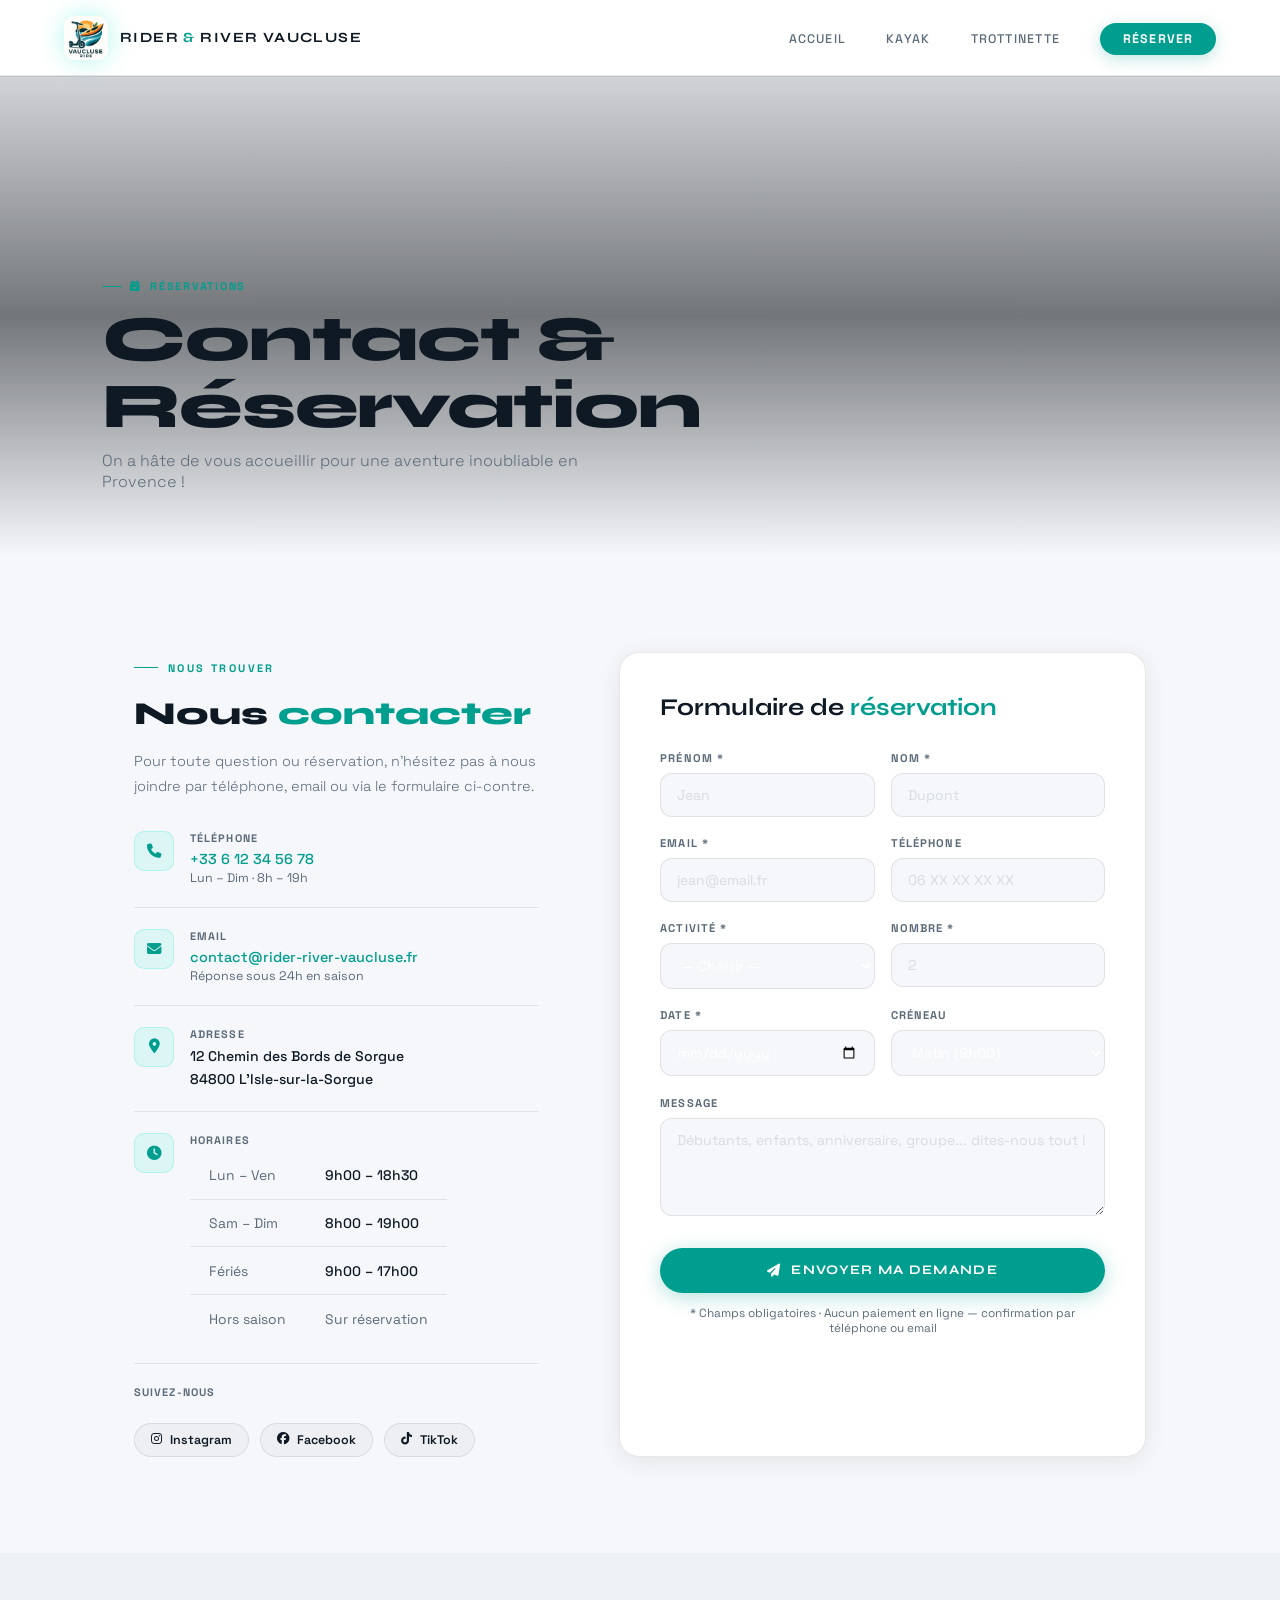
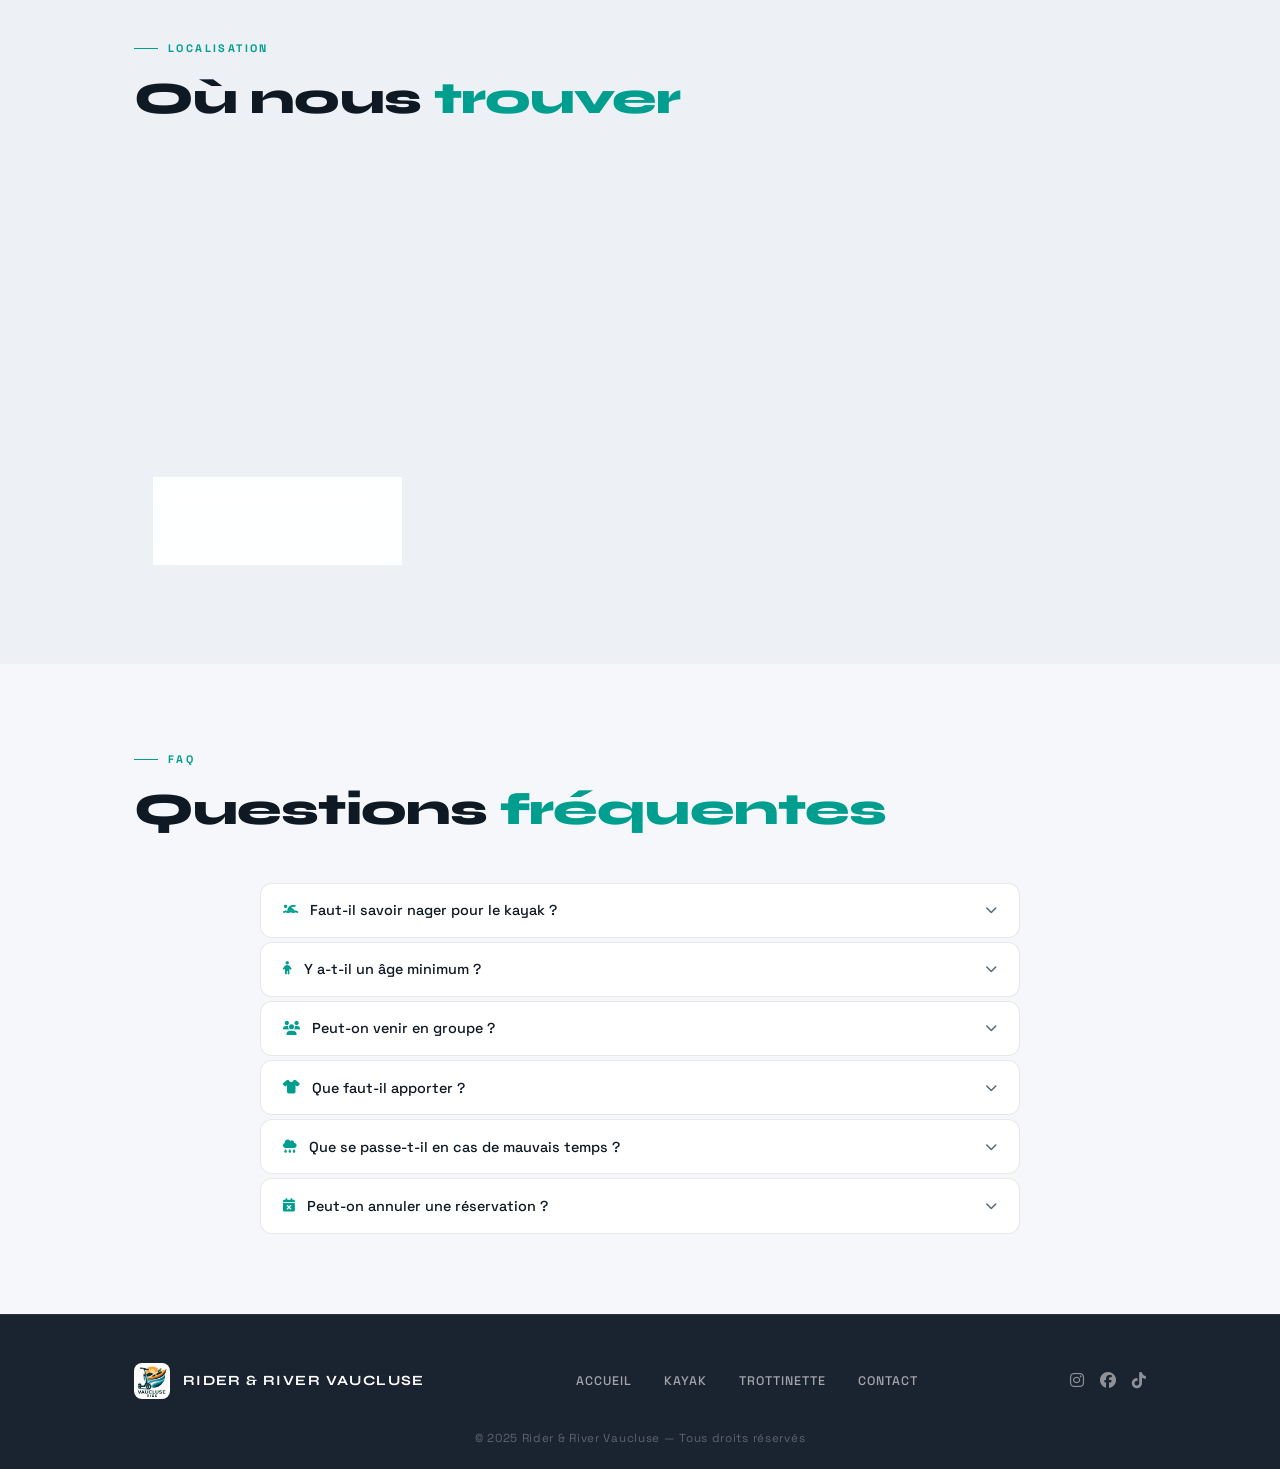
<file: contact.html>
<!DOCTYPE html>
<html lang="fr">
<head>
<meta charset="UTF-8"/>
<meta name="viewport" content="width=device-width,initial-scale=1.0"/>
<title>Contact & Réservation — Rider & River Vaucluse</title>
<link rel="stylesheet" href="style.css"/>
<link href="https://fonts.googleapis.com/css2?family=Syne:wght@400;600;700;800&family=Space+Grotesk:wght@300;400;500;600&display=swap" rel="stylesheet"/>
<link rel="stylesheet" href="https://cdnjs.cloudflare.com/ajax/libs/font-awesome/6.5.0/css/all.min.css"/>
</head>
<body>
<nav class="navbar" id="navbar">
  <div class="nav-logo"><img src="logo.jpeg" alt="" class="logo-img"/><span class="logo-text">Rider <span class="accent">&</span> River Vaucluse</span></div>
  <ul class="nav-links">
    <li><a href="index.html">Accueil</a></li><li><a href="kayak.html">Kayak</a></li>
    <li><a href="trottinette.html">Trottinette</a></li><li><a href="contact.html" class="active nav-cta">Réserver</a></li>
  </ul>
  <div class="hamburger" id="hamburger"><span></span><span></span><span></span></div>
</nav>

<section class="page-hero">
  <div class="page-hero-img" style="background-image:url('https://images.unsplash.com/photo-1469474968028-56623f02e42e?w=1400&q=85')"></div>
  <div class="page-hero-overlay"></div>
  <div class="page-hero-content">
    <div class="page-hero-tag"><i class="fas fa-calendar-check"></i> Réservations</div>
    <h1>Contact &<br/>Réservation</h1>
    <p>On a hâte de vous accueillir pour une aventure inoubliable en Provence !</p>
  </div>
</section>

<section style="background:var(--ink)">
  <div class="container">
    <div class="contact-wrap">
      <div class="contact-infos">
        <div class="s-label reveal">Nous trouver</div>
        <h2 class="reveal">Nous <span style="color:var(--teal)">contacter</span></h2>
        <p class="reveal">Pour toute question ou réservation, n'hésitez pas à nous joindre par téléphone, email ou via le formulaire ci-contre.</p>
        <div class="info-row reveal">
          <div class="i-ico"><i class="fas fa-phone"></i></div>
          <div><div class="i-lbl">Téléphone</div><div class="i-val"><a href="tel:+33612345678">+33 6 12 34 56 78</a></div><div class="i-sub">Lun – Dim · 8h – 19h</div></div>
        </div>
        <div class="info-row reveal">
          <div class="i-ico"><i class="fas fa-envelope"></i></div>
          <div><div class="i-lbl">Email</div><div class="i-val"><a href="mailto:contact@rider-river-vaucluse.fr">contact@rider-river-vaucluse.fr</a></div><div class="i-sub">Réponse sous 24h en saison</div></div>
        </div>
        <div class="info-row reveal">
          <div class="i-ico"><i class="fas fa-map-marker-alt"></i></div>
          <div><div class="i-lbl">Adresse</div><div class="i-val" style="font-size:.88rem;line-height:1.6">12 Chemin des Bords de Sorgue<br/>84800 L'Isle-sur-la-Sorgue</div></div>
        </div>
        <div class="info-row reveal">
          <div class="i-ico"><i class="fas fa-clock"></i></div>
          <div>
            <div class="i-lbl">Horaires</div>
            <table style="font-size:.83rem;border-collapse:collapse;margin-top:.3rem">
              <tr><td style="color:var(--off);padding-right:1.2rem">Lun – Ven</td><td style="color:var(--dark);font-weight:500">9h00 – 18h30</td></tr>
              <tr><td style="color:var(--off);padding-right:1.2rem">Sam – Dim</td><td style="color:var(--dark);font-weight:500">8h00 – 19h00</td></tr>
              <tr><td style="color:var(--off);padding-right:1.2rem">Fériés</td><td style="color:var(--dark);font-weight:500">9h00 – 17h00</td></tr>
              <tr><td style="color:var(--off);padding-right:1.2rem">Hors saison</td><td style="color:var(--off)">Sur réservation</td></tr>
            </table>
          </div>
        </div>
        <div class="reveal">
          <div class="i-lbl" style="margin-bottom:.7rem">Suivez-nous</div>
          <div class="soc-row">
            <a href="#" class="soc-btn ig"><i class="fab fa-instagram"></i> Instagram</a>
            <a href="#" class="soc-btn fb"><i class="fab fa-facebook"></i> Facebook</a>
            <a href="#" class="soc-btn"><i class="fab fa-tiktok"></i> TikTok</a>
          </div>
        </div>
      </div>

      <div class="form-box reveal">
        <h2>Formulaire de <span style="color:var(--teal)">réservation</span></h2>
        <div id="formOk" class="f-ok hidden"><i class="fas fa-check-circle"></i> Demande envoyée ! Nous vous répondrons sous 24h.</div>
        <form id="contactForm">
          <div class="f-row">
            <div class="fg"><label class="f-lbl">Prénom *</label><input class="f-inp" type="text" placeholder="Jean" required/></div>
            <div class="fg"><label class="f-lbl">Nom *</label><input class="f-inp" type="text" placeholder="Dupont" required/></div>
          </div>
          <div class="f-row">
            <div class="fg"><label class="f-lbl">Email *</label><input class="f-inp" type="email" placeholder="jean@email.fr" required/></div>
            <div class="fg"><label class="f-lbl">Téléphone</label><input class="f-inp" type="tel" placeholder="06 XX XX XX XX"/></div>
          </div>
          <div class="f-row">
            <div class="fg">
              <label class="f-lbl">Activité *</label>
              <select class="f-inp" required>
                <option value="">— Choisir —</option>
                <option>Kayak – Balade Découverte (18€)</option>
                <option>Kayak – Formule Après-Midi (28€)</option>
                <option>Kayak – Expédition Sauvage (45€)</option>
                <option>Trottinette – Ocres Roussillon (18€)</option>
                <option>Trottinette – Formule Après-Midi (28€)</option>
                <option>Trottinette – Luberon Extrême (45€)</option>
                <option>Groupe / Événement</option>
              </select>
            </div>
            <div class="fg"><label class="f-lbl">Nombre *</label><input class="f-inp" type="number" min="1" max="50" placeholder="2" required/></div>
          </div>
          <div class="f-row">
            <div class="fg"><label class="f-lbl">Date *</label><input class="f-inp" type="date" required/></div>
            <div class="fg"><label class="f-lbl">Créneau</label><select class="f-inp"><option>Matin (9h00)</option><option>Après-midi (13h30)</option><option>Journée</option></select></div>
          </div>
          <div class="fg"><label class="f-lbl">Message</label><textarea class="f-inp" placeholder="Débutants, enfants, anniversaire, groupe... dites-nous tout !" rows="4" style="resize:vertical"></textarea></div>
          <button type="submit" class="btn-primary btn-sub"><i class="fas fa-paper-plane"></i> Envoyer ma demande</button>
          <p class="f-note">* Champs obligatoires · Aucun paiement en ligne — confirmation par téléphone ou email</p>
        </form>
      </div>
    </div>
  </div>
</section>

<section class="map-s">
  <div class="container">
    <div class="s-label reveal">Localisation</div>
    <h2 class="s-title reveal">Où nous <span class="hl">trouver</span></h2>
    <div class="map-wrap reveal" style="margin-top:2.5rem">
      <iframe src="https://www.openstreetmap.org/export/embed.html?bbox=5.02%2C43.85%2C5.10%2C43.93&layer=mapnik&marker=43.918%2C5.048" width="100%" height="420" style="border:0" allowfullscreen loading="lazy"></iframe>
      <div class="map-pin"><i class="fas fa-map-marker-alt"></i><span><strong>Rider & River Vaucluse</strong><br/>12 Chemin des Bords de Sorgue<br/>84800 L'Isle-sur-la-Sorgue</span></div>
    </div>
  </div>
</section>

<section class="faq-s">
  <div class="container">
    <div class="s-label reveal">FAQ</div>
    <h2 class="s-title reveal">Questions <span class="hl">fréquentes</span></h2>
    <div class="faq-list reveal">
      <div class="faq-item"><div class="faq-q" onclick="toggleFaq(this)"><span><i class="fas fa-swimmer fi"></i> Faut-il savoir nager pour le kayak ?</span><i class="fas fa-chevron-down fa"></i></div><div class="faq-a"><p>Non, ce n'est pas obligatoire. Chaque participant porte un gilet de sauvetage homologué tout au long de l'activité. Les non-nageurs sont encadrés de très près par nos guides expérimentés.</p></div></div>
      <div class="faq-item"><div class="faq-q" onclick="toggleFaq(this)"><span><i class="fas fa-child fi"></i> Y a-t-il un âge minimum ?</span><i class="fas fa-chevron-down fa"></i></div><div class="faq-a"><p>Pour le kayak, les enfants dès 8 ans peuvent participer à la balade découverte (en kayak biplace avec un adulte). Pour la trottinette, l'âge minimum est de 12 ans. Les mineurs doivent être accompagnés d'un parent ou tuteur.</p></div></div>
      <div class="faq-item"><div class="faq-q" onclick="toggleFaq(this)"><span><i class="fas fa-users fi"></i> Peut-on venir en groupe ?</span><i class="fas fa-chevron-down fa"></i></div><div class="faq-a"><p>Absolument ! Nous accueillons des groupes jusqu'à 30 personnes (séminaires, EVG, EVJF, associations, classes). Un tarif de groupe est appliqué dès 8 personnes (−10%). Contactez-nous pour un devis sur mesure.</p></div></div>
      <div class="faq-item"><div class="faq-q" onclick="toggleFaq(this)"><span><i class="fas fa-tshirt fi"></i> Que faut-il apporter ?</span><i class="fas fa-chevron-down fa"></i></div><div class="faq-a"><p>Pour le kayak : vêtements qu'on n'a pas peur de mouiller, chaussures fermées, crème solaire, eau. Pour la trottinette : vêtements confortables, chaussures fermées. Tout le reste est fourni.</p></div></div>
      <div class="faq-item"><div class="faq-q" onclick="toggleFaq(this)"><span><i class="fas fa-cloud-rain fi"></i> Que se passe-t-il en cas de mauvais temps ?</span><i class="fas fa-chevron-down fa"></i></div><div class="faq-a"><p>En cas de conditions météo dangereuses, nous annulons la sortie et proposons un report ou un remboursement intégral. Vous serez prévenus au minimum 2h avant votre départ.</p></div></div>
      <div class="faq-item"><div class="faq-q" onclick="toggleFaq(this)"><span><i class="fas fa-calendar-times fi"></i> Peut-on annuler une réservation ?</span><i class="fas fa-chevron-down fa"></i></div><div class="faq-a"><p>Oui ! L'annulation est gratuite jusqu'à 48h avant l'activité. Entre 48h et 24h, un avoir vous est proposé. En dessous de 24h, un défraiement de 50% peut s'appliquer sauf cas de force majeure.</p></div></div>
    </div>
  </div>
</section>

<footer class="footer">
  <div class="container">
    <div class="footer-inner">
      <div class="f-logo"><img src="logo.jpeg" alt="" class="logo-img-sm"/> Rider & River Vaucluse</div>
      <div class="f-links"><a href="index.html">Accueil</a><a href="kayak.html">Kayak</a><a href="trottinette.html">Trottinette</a><a href="contact.html">Contact</a></div>
      <div class="f-soc"><a href="#"><i class="fab fa-instagram"></i></a><a href="#"><i class="fab fa-facebook"></i></a><a href="#"><i class="fab fa-tiktok"></i></a></div>
    </div>
    <p class="f-copy">© 2025 Rider & River Vaucluse — Tous droits réservés</p>
  </div>
</footer>
<script src="script.js"></script>
</body>
</html>
</file>
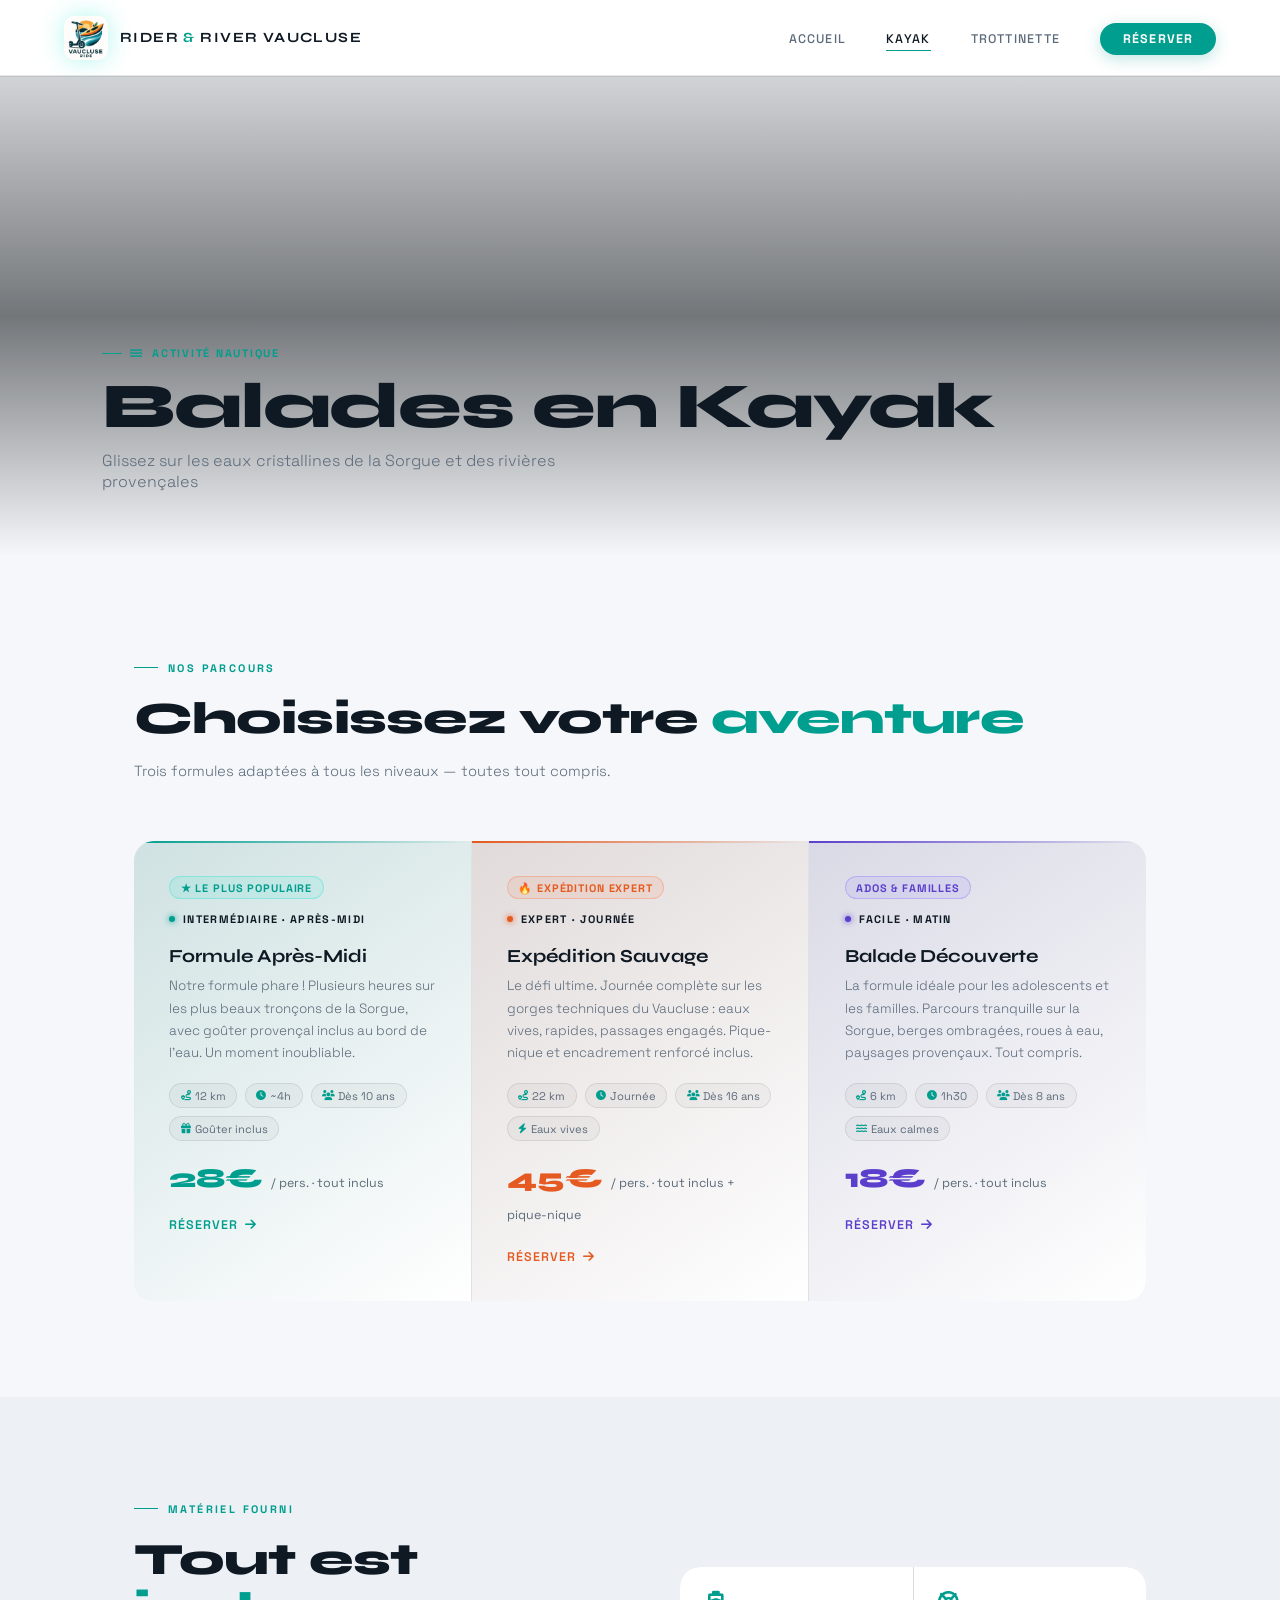
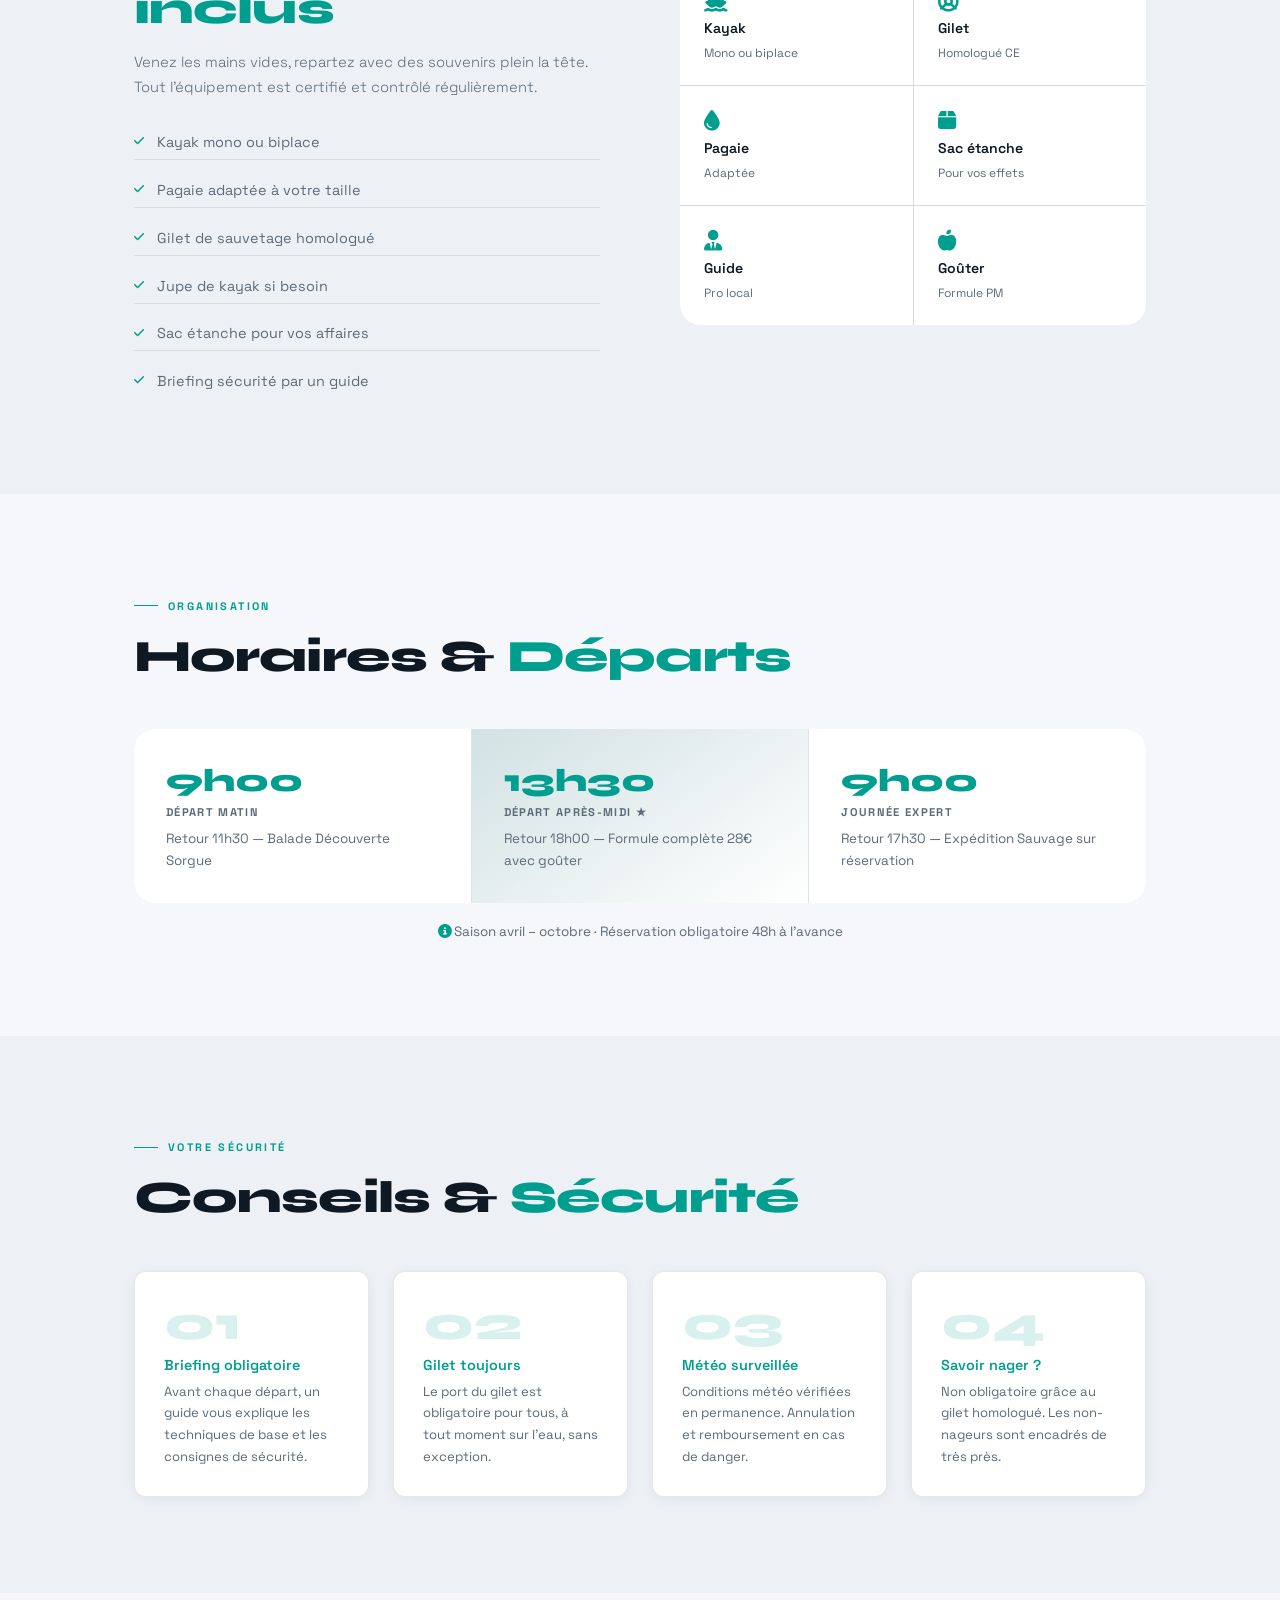
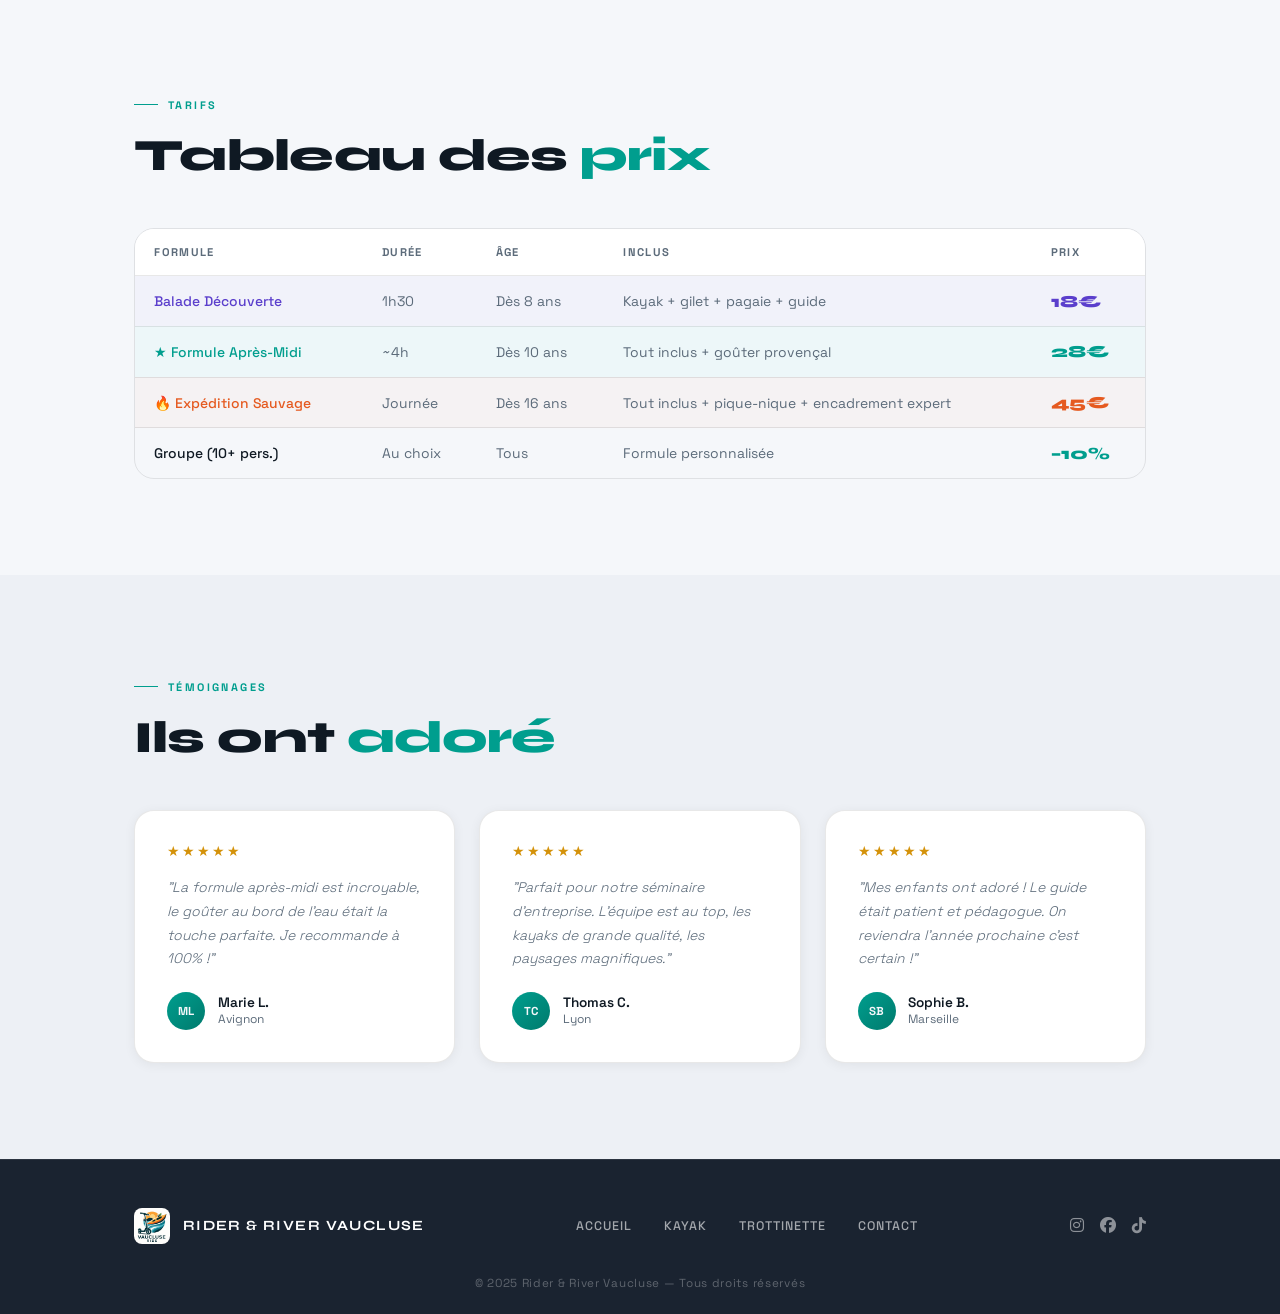
<file: kayak.html>
<!DOCTYPE html>
<html lang="fr">
<head>
<meta charset="UTF-8"/>
<meta name="viewport" content="width=device-width,initial-scale=1.0"/>
<title>Kayak — Rider & River Vaucluse</title>
<link rel="stylesheet" href="style.css"/>
<link href="https://fonts.googleapis.com/css2?family=Syne:wght@400;600;700;800&family=Space+Grotesk:wght@300;400;500;600&display=swap" rel="stylesheet"/>
<link rel="stylesheet" href="https://cdnjs.cloudflare.com/ajax/libs/font-awesome/6.5.0/css/all.min.css"/>
</head>
<body>
<nav class="navbar" id="navbar">
  <div class="nav-logo"><img src="logo.jpeg" alt="" class="logo-img"/><span class="logo-text">Rider <span class="accent">&</span> River Vaucluse</span></div>
  <ul class="nav-links">
    <li><a href="index.html">Accueil</a></li><li><a href="kayak.html" class="active">Kayak</a></li>
    <li><a href="trottinette.html">Trottinette</a></li><li><a href="contact.html" class="nav-cta">Réserver</a></li>
  </ul>
  <div class="hamburger" id="hamburger"><span></span><span></span><span></span></div>
</nav>

<section class="page-hero">
  <div class="page-hero-img" style="background-image:url('https://external-content.duckduckgo.com/iu/?u=https%3A%2F%2Fkeyassets.timeincuk.net%2Finspirewp%2Flive%2Fwp-content%2Fuploads%2Fsites%2F21%2F2022%2F10%2FSea-kayaking-sit-on-top-image-2048x1152.jpg&f=1&nofb=1&ipt=6cd8aa82b1dbe9b069422f21edf517c0dcd7a73e8750304a2c6cf37d41f723fc')"></div>
  <div class="page-hero-overlay"></div>
  <div class="page-hero-content">
    <div class="page-hero-tag"><i class="fas fa-water"></i> Activité Nautique</div>
    <h1>Balades en Kayak</h1>
    <p>Glissez sur les eaux cristallines de la Sorgue et des rivières provençales</p>
  </div>
</section>

<section>
  <div class="container">
    <div class="s-label reveal">Nos parcours</div>
    <h2 class="s-title reveal">Choisissez votre <span class="hl">aventure</span></h2>
    <p class="s-sub reveal">Trois formules adaptées à tous les niveaux — toutes tout compris.</p>
    <div class="parc-grid reveal">

      <div class="parc-card star">
        <div class="parc-badge badge-teal">★ Le plus populaire</div>
        <div class="parc-lvl"><div class="dot dot-t"></div> Intermédiaire · Après-midi</div>
        <h3 class="parc-title">Formule Après-Midi</h3>
        <p class="parc-desc">Notre formule phare ! Plusieurs heures sur les plus beaux tronçons de la Sorgue, avec goûter provençal inclus au bord de l'eau. Un moment inoubliable.</p>
        <div class="parc-tags">
          <span class="ptag"><i class="fas fa-route"></i> 12 km</span>
          <span class="ptag"><i class="fas fa-clock"></i> ~4h</span>
          <span class="ptag"><i class="fas fa-users"></i> Dès 10 ans</span>
          <span class="ptag"><i class="fas fa-gift"></i> Goûter inclus</span>
        </div>
        <div class="parc-price ct">28€ <span class="sfx">/ pers. · tout inclus</span></div>
        <a href="contact.html" class="parc-btn">Réserver <i class="fas fa-arrow-right"></i></a>
      </div>

      <div class="parc-card expert">
        <div class="parc-badge badge-orange">🔥 Expédition Expert</div>
        <div class="parc-lvl"><div class="dot dot-o"></div> Expert · Journée</div>
        <h3 class="parc-title">Expédition Sauvage</h3>
        <p class="parc-desc">Le défi ultime. Journée complète sur les gorges techniques du Vaucluse : eaux vives, rapides, passages engagés. Pique-nique et encadrement renforcé inclus.</p>
        <div class="parc-tags">
          <span class="ptag"><i class="fas fa-route"></i> 22 km</span>
          <span class="ptag"><i class="fas fa-clock"></i> Journée</span>
          <span class="ptag"><i class="fas fa-users"></i> Dès 16 ans</span>
          <span class="ptag"><i class="fas fa-bolt"></i> Eaux vives</span>
        </div>
        <div class="parc-price co">45€ <span class="sfx">/ pers. · tout inclus + pique-nique</span></div>
        <a href="contact.html" class="parc-btn o">Réserver <i class="fas fa-arrow-right"></i></a>
      </div>

      <div class="parc-card teen">
        <div class="parc-badge badge-purple">Ados & Familles</div>
        <div class="parc-lvl"><div class="dot dot-p"></div> Facile · Matin</div>
        <h3 class="parc-title">Balade Découverte</h3>
        <p class="parc-desc">La formule idéale pour les adolescents et les familles. Parcours tranquille sur la Sorgue, berges ombragées, roues à eau, paysages provençaux. Tout compris.</p>
        <div class="parc-tags">
          <span class="ptag"><i class="fas fa-route"></i> 6 km</span>
          <span class="ptag"><i class="fas fa-clock"></i> 1h30</span>
          <span class="ptag"><i class="fas fa-users"></i> Dès 8 ans</span>
          <span class="ptag"><i class="fas fa-water"></i> Eaux calmes</span>
        </div>
        <div class="parc-price cp">18€ <span class="sfx">/ pers. · tout inclus</span></div>
        <a href="contact.html" class="parc-btn p">Réserver <i class="fas fa-arrow-right"></i></a>
      </div>
    </div>
  </div>
</section>

<section class="equip-s">
  <div class="container">
    <div class="equip-grid-2">
      <div>
        <div class="s-label reveal">Matériel fourni</div>
        <h2 class="s-title reveal">Tout est <span class="hl">inclus</span></h2>
        <p class="s-sub reveal">Venez les mains vides, repartez avec des souvenirs plein la tête. Tout l'équipement est certifié et contrôlé régulièrement.</p>
        <ul class="equip-list reveal" style="margin-top:1.5rem">
          <li><i class="fas fa-check"></i> Kayak mono ou biplace</li>
          <li><i class="fas fa-check"></i> Pagaie adaptée à votre taille</li>
          <li><i class="fas fa-check"></i> Gilet de sauvetage homologué</li>
          <li><i class="fas fa-check"></i> Jupe de kayak si besoin</li>
          <li><i class="fas fa-check"></i> Sac étanche pour vos affaires</li>
          <li><i class="fas fa-check"></i> Briefing sécurité par un guide</li>
        </ul>
      </div>
      <div class="equip-boxes reveal">
        <div class="equip-box"><i class="fas fa-ship"></i><b>Kayak</b><small>Mono ou biplace</small></div>
        <div class="equip-box"><i class="fas fa-life-ring"></i><b>Gilet</b><small>Homologué CE</small></div>
        <div class="equip-box"><i class="fas fa-tint"></i><b>Pagaie</b><small>Adaptée</small></div>
        <div class="equip-box"><i class="fas fa-box"></i><b>Sac étanche</b><small>Pour vos effets</small></div>
        <div class="equip-box"><i class="fas fa-user-tie"></i><b>Guide</b><small>Pro local</small></div>
        <div class="equip-box"><i class="fas fa-apple-alt"></i><b>Goûter</b><small>Formule PM</small></div>
      </div>
    </div>
  </div>
</section>

<section style="background:var(--ink)">
  <div class="container">
    <div class="s-label reveal">Organisation</div>
    <h2 class="s-title reveal">Horaires & <span class="hl">Départs</span></h2>
    <div class="hor-grid reveal">
      <div class="hor-item"><div class="hor-time">9h00</div><div class="hor-lbl">Départ Matin</div><div class="hor-desc">Retour 11h30 — Balade Découverte Sorgue</div></div>
      <div class="hor-item star"><div class="hor-time">13h30</div><div class="hor-lbl">Départ Après-Midi ★</div><div class="hor-desc">Retour 18h00 — Formule complète 28€ avec goûter</div></div>
      <div class="hor-item"><div class="hor-time">9h00</div><div class="hor-lbl">Journée Expert</div><div class="hor-desc">Retour 17h30 — Expédition Sauvage sur réservation</div></div>
    </div>
    <p style="text-align:center;color:var(--off);font-size:.84rem;margin-top:1.2rem"><i class="fas fa-info-circle" style="color:var(--teal)"></i> Saison avril – octobre · Réservation obligatoire 48h à l'avance</p>
  </div>
</section>

<section style="background:var(--ink2)">
  <div class="container">
    <div class="s-label reveal">Votre sécurité</div>
    <h2 class="s-title reveal">Conseils & <span class="hl">Sécurité</span></h2>
    <div class="secu-grid reveal">
      <div class="secu-card"><div class="secu-n">01</div><div class="secu-t">Briefing obligatoire</div><p class="secu-d">Avant chaque départ, un guide vous explique les techniques de base et les consignes de sécurité.</p></div>
      <div class="secu-card"><div class="secu-n">02</div><div class="secu-t">Gilet toujours</div><p class="secu-d">Le port du gilet est obligatoire pour tous, à tout moment sur l'eau, sans exception.</p></div>
      <div class="secu-card"><div class="secu-n">03</div><div class="secu-t">Météo surveillée</div><p class="secu-d">Conditions météo vérifiées en permanence. Annulation et remboursement en cas de danger.</p></div>
      <div class="secu-card"><div class="secu-n">04</div><div class="secu-t">Savoir nager ?</div><p class="secu-d">Non obligatoire grâce au gilet homologué. Les non-nageurs sont encadrés de très près.</p></div>
    </div>
  </div>
</section>

<section style="background:var(--ink)">
  <div class="container">
    <div class="s-label reveal">Tarifs</div>
    <h2 class="s-title reveal">Tableau des <span class="hl">prix</span></h2>
    <div class="tbl-wrap reveal">
      <table>
        <thead><tr><th>Formule</th><th>Durée</th><th>Âge</th><th>Inclus</th><th>Prix</th></tr></thead>
        <tbody>
          <tr class="tr-teen"><td class="td-n">Balade Découverte</td><td>1h30</td><td>Dès 8 ans</td><td>Kayak + gilet + pagaie + guide</td><td class="td-p p">18€</td></tr>
          <tr class="tr-star"><td class="td-n">★ Formule Après-Midi</td><td>~4h</td><td>Dès 10 ans</td><td>Tout inclus + goûter provençal</td><td class="td-p">28€</td></tr>
          <tr class="tr-exp"><td class="td-n">🔥 Expédition Sauvage</td><td>Journée</td><td>Dès 16 ans</td><td>Tout inclus + pique-nique + encadrement expert</td><td class="td-p o">45€</td></tr>
          <tr><td class="td-n">Groupe (10+ pers.)</td><td>Au choix</td><td>Tous</td><td>Formule personnalisée</td><td class="td-p">−10%</td></tr>
        </tbody>
      </table>
    </div>
  </div>
</section>

<section style="background:var(--ink2)">
  <div class="container">
    <div class="s-label reveal">Témoignages</div>
    <h2 class="s-title reveal">Ils ont <span class="hl">adoré</span></h2>
    <div class="avis-grid reveal">
      <div class="avis-card"><div class="avis-stars">★★★★★</div><p class="avis-txt">"La formule après-midi est incroyable, le goûter au bord de l'eau était la touche parfaite. Je recommande à 100% !"</p><div class="avis-author"><div class="avis-av">ML</div><div><div class="avis-n">Marie L.</div><div class="avis-l">Avignon</div></div></div></div>
      <div class="avis-card"><div class="avis-stars">★★★★★</div><p class="avis-txt">"Parfait pour notre séminaire d'entreprise. L'équipe est au top, les kayaks de grande qualité, les paysages magnifiques."</p><div class="avis-author"><div class="avis-av">TC</div><div><div class="avis-n">Thomas C.</div><div class="avis-l">Lyon</div></div></div></div>
      <div class="avis-card"><div class="avis-stars">★★★★★</div><p class="avis-txt">"Mes enfants ont adoré ! Le guide était patient et pédagogue. On reviendra l'année prochaine c'est certain !"</p><div class="avis-author"><div class="avis-av">SB</div><div><div class="avis-n">Sophie B.</div><div class="avis-l">Marseille</div></div></div></div>
    </div>
  </div>
</section>

<footer class="footer">
  <div class="container">
    <div class="footer-inner">
      <div class="f-logo"><img src="logo.jpeg" alt="" class="logo-img-sm"/> Rider & River Vaucluse</div>
      <div class="f-links"><a href="index.html">Accueil</a><a href="kayak.html">Kayak</a><a href="trottinette.html">Trottinette</a><a href="contact.html">Contact</a></div>
      <div class="f-soc"><a href="#"><i class="fab fa-instagram"></i></a><a href="#"><i class="fab fa-facebook"></i></a><a href="#"><i class="fab fa-tiktok"></i></a></div>
    </div>
    <p class="f-copy">© 2025 Rider & River Vaucluse — Tous droits réservés</p>
  </div>
</footer>
<script src="script.js"></script>
</body>
</html>
</file>
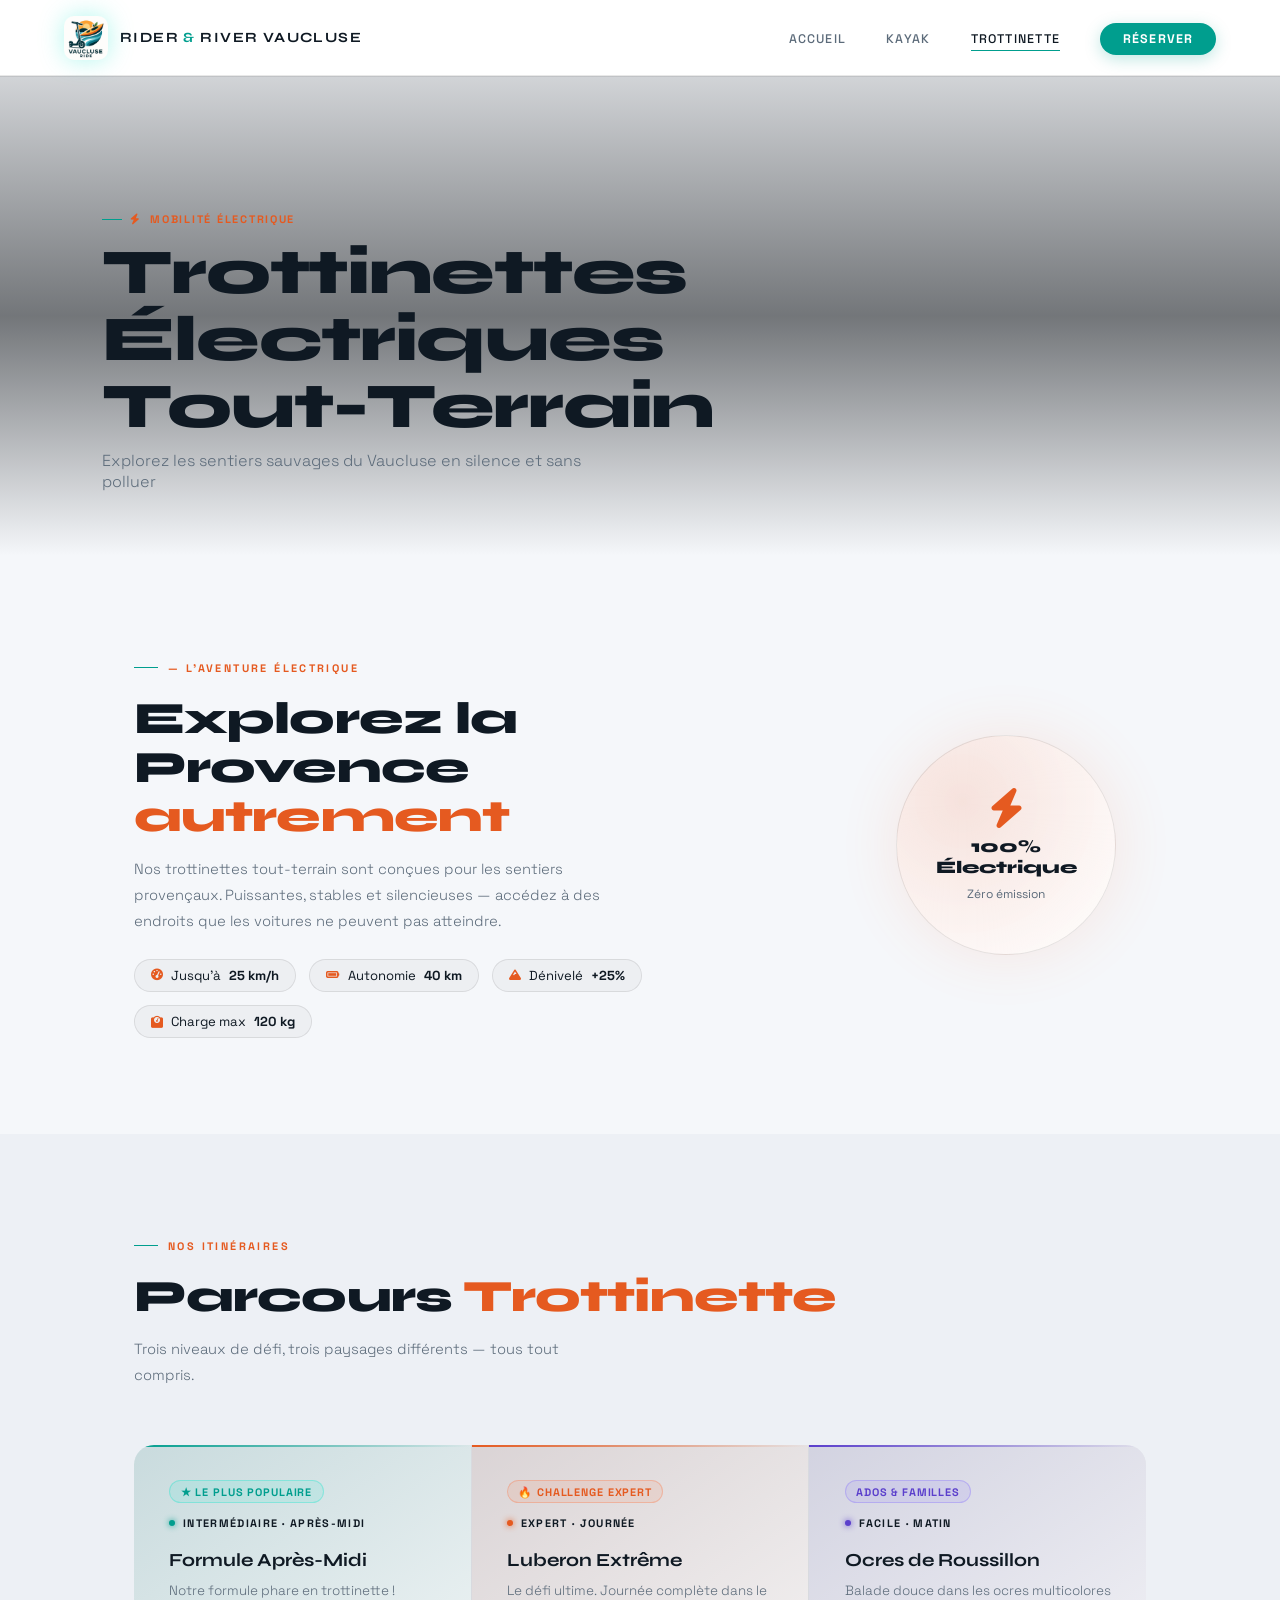
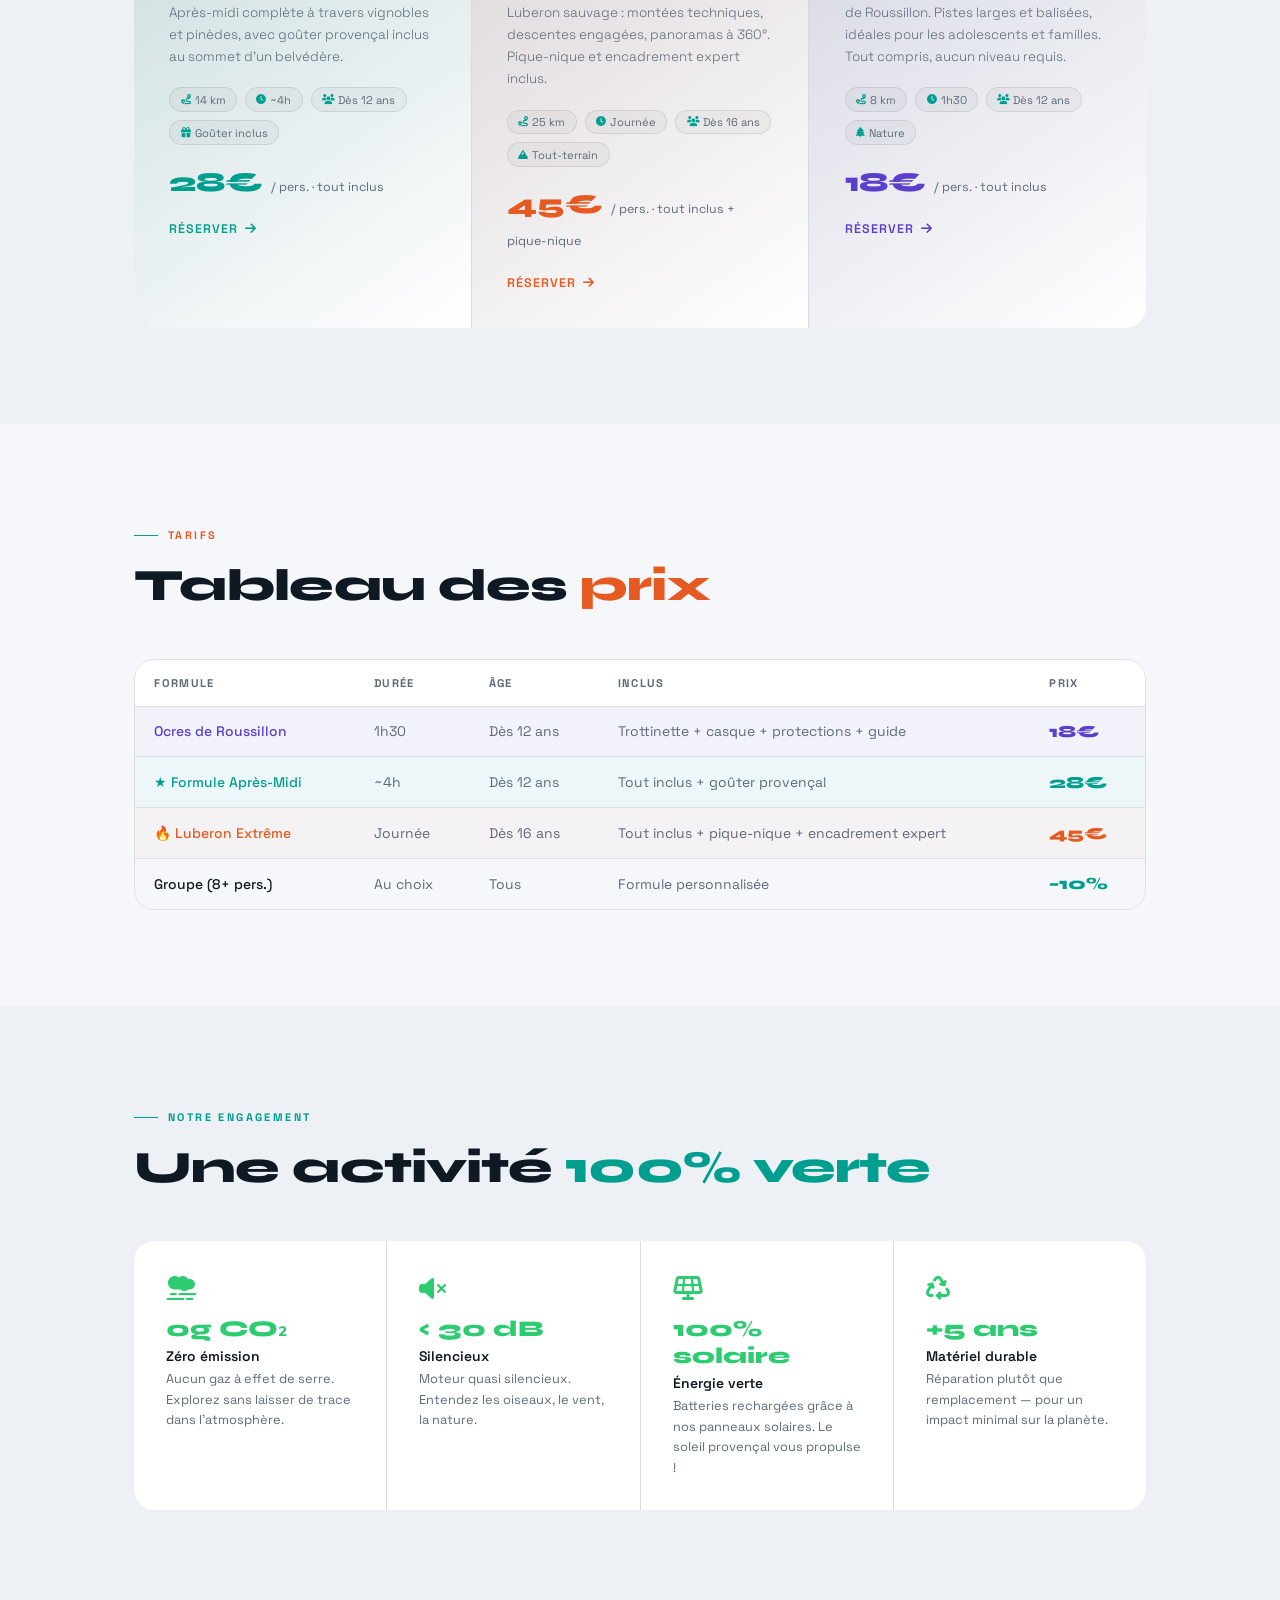
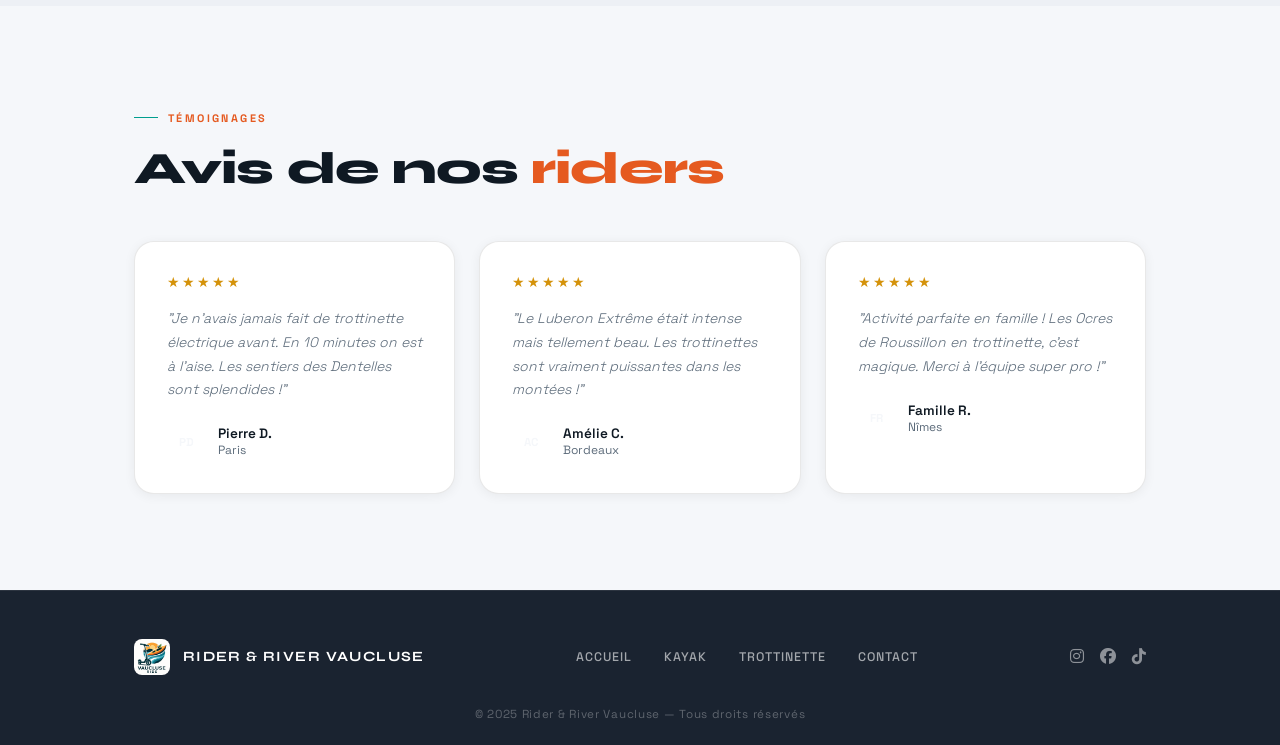
<file: trottinette.html>
<!DOCTYPE html>
<html lang="fr">
<head>
<meta charset="UTF-8"/>
<meta name="viewport" content="width=device-width,initial-scale=1.0"/>
<title>Trottinette Électrique — Rider & River Vaucluse</title>
<link rel="stylesheet" href="style.css"/>
<link href="https://fonts.googleapis.com/css2?family=Syne:wght@400;600;700;800&family=Space+Grotesk:wght@300;400;500;600&display=swap" rel="stylesheet"/>
<link rel="stylesheet" href="https://cdnjs.cloudflare.com/ajax/libs/font-awesome/6.5.0/css/all.min.css"/>
</head>
<body>
<nav class="navbar" id="navbar">
  <div class="nav-logo"><img src="logo.jpeg" alt="" class="logo-img"/><span class="logo-text">Rider <span class="accent">&</span> River Vaucluse</span></div>
  <ul class="nav-links">
    <li><a href="index.html">Accueil</a></li><li><a href="kayak.html">Kayak</a></li>
    <li><a href="trottinette.html" class="active">Trottinette</a></li><li><a href="contact.html" class="nav-cta">Réserver</a></li>
  </ul>
  <div class="hamburger" id="hamburger"><span></span><span></span><span></span></div>
</nav>

<section class="page-hero">
  <div class="page-hero-img" style="background-image:url('https://external-content.duckduckgo.com/iu/?u=https%3A%2F%2Fwww.zosh.fr%2Fwp-content%2Fuploads%2F2023%2F12%2Fzosh-mountain-122-1380x920.jpg&f=1&nofb=1&ipt=2f7ac9b6c5358a0834b8cb0fe2f47026f846ee5ce50d2af1d9e9bf9ac3c10cb1')"></div>
  <div class="page-hero-overlay"></div>
  <div class="page-hero-content">
    <div class="page-hero-tag" style="color:var(--orange)"><i class="fas fa-bolt"></i> Mobilité Électrique</div>
    <h1>Trottinettes Électriques<br/>Tout-Terrain</h1>
    <p>Explorez les sentiers sauvages du Vaucluse en silence et sans polluer</p>
  </div>
</section>

<section style="background:var(--ink)">
  <div class="container">
    <div class="trott-intro-grid">
      <div>
        <div class="s-label reveal" style="color:var(--orange)">— L'aventure électrique</div>
        <h2 class="s-title reveal">Explorez la Provence<br/><span class="hl-o">autrement</span></h2>
        <p class="s-sub reveal">Nos trottinettes tout-terrain sont conçues pour les sentiers provençaux. Puissantes, stables et silencieuses — accédez à des endroits que les voitures ne peuvent pas atteindre.</p>
        <div class="trott-specs reveal">
          <div class="tspec"><i class="fas fa-tachometer-alt"></i> Jusqu'à <strong>25 km/h</strong></div>
          <div class="tspec"><i class="fas fa-battery-full"></i> Autonomie <strong>40 km</strong></div>
          <div class="tspec"><i class="fas fa-mountain"></i> Dénivelé <strong>+25%</strong></div>
          <div class="tspec"><i class="fas fa-weight"></i> Charge max <strong>120 kg</strong></div>
        </div>
      </div>
      <div class="reveal">
        <div class="trott-circle">
          <i class="fas fa-bolt"></i>
          <strong>100%<br/>Électrique</strong>
          <span>Zéro émission</span>
        </div>
      </div>
    </div>
  </div>
</section>

<section style="background:var(--ink2)">
  <div class="container">
    <div class="s-label reveal" style="color:var(--orange)">Nos itinéraires</div>
    <h2 class="s-title reveal">Parcours <span class="hl-o">Trottinette</span></h2>
    <p class="s-sub reveal">Trois niveaux de défi, trois paysages différents — tous tout compris.</p>
    <div class="parc-grid reveal">

      <div class="parc-card star" style="background:linear-gradient(145deg,rgba(0,229,200,.07),var(--surf))">
        <div class="parc-badge badge-teal">★ Le plus populaire</div>
        <div class="parc-lvl"><div class="dot dot-t"></div> Intermédiaire · Après-midi</div>
        <h3 class="parc-title">Formule Après-Midi</h3>
        <p class="parc-desc">Notre formule phare en trottinette ! Après-midi complète à travers vignobles et pinèdes, avec goûter provençal inclus au sommet d'un belvédère.</p>
        <div class="parc-tags">
          <span class="ptag"><i class="fas fa-route"></i> 14 km</span>
          <span class="ptag"><i class="fas fa-clock"></i> ~4h</span>
          <span class="ptag"><i class="fas fa-users"></i> Dès 12 ans</span>
          <span class="ptag"><i class="fas fa-gift"></i> Goûter inclus</span>
        </div>
        <div class="parc-price ct">28€ <span class="sfx">/ pers. · tout inclus</span></div>
        <a href="contact.html" class="parc-btn">Réserver <i class="fas fa-arrow-right"></i></a>
      </div>

      <div class="parc-card expert">
        <div class="parc-badge badge-orange">🔥 Challenge Expert</div>
        <div class="parc-lvl"><div class="dot dot-o"></div> Expert · Journée</div>
        <h3 class="parc-title">Luberon Extrême</h3>
        <p class="parc-desc">Le défi ultime. Journée complète dans le Luberon sauvage : montées techniques, descentes engagées, panoramas à 360°. Pique-nique et encadrement expert inclus.</p>
        <div class="parc-tags">
          <span class="ptag"><i class="fas fa-route"></i> 25 km</span>
          <span class="ptag"><i class="fas fa-clock"></i> Journée</span>
          <span class="ptag"><i class="fas fa-users"></i> Dès 16 ans</span>
          <span class="ptag"><i class="fas fa-mountain"></i> Tout-terrain</span>
        </div>
        <div class="parc-price co">45€ <span class="sfx">/ pers. · tout inclus + pique-nique</span></div>
        <a href="contact.html" class="parc-btn o">Réserver <i class="fas fa-arrow-right"></i></a>
      </div>

      <div class="parc-card teen">
        <div class="parc-badge badge-purple">Ados & Familles</div>
        <div class="parc-lvl"><div class="dot dot-p"></div> Facile · Matin</div>
        <h3 class="parc-title">Ocres de Roussillon</h3>
        <p class="parc-desc">Balade douce dans les ocres multicolores de Roussillon. Pistes larges et balisées, idéales pour les adolescents et familles. Tout compris, aucun niveau requis.</p>
        <div class="parc-tags">
          <span class="ptag"><i class="fas fa-route"></i> 8 km</span>
          <span class="ptag"><i class="fas fa-clock"></i> 1h30</span>
          <span class="ptag"><i class="fas fa-users"></i> Dès 12 ans</span>
          <span class="ptag"><i class="fas fa-tree"></i> Nature</span>
        </div>
        <div class="parc-price cp">18€ <span class="sfx">/ pers. · tout inclus</span></div>
        <a href="contact.html" class="parc-btn p">Réserver <i class="fas fa-arrow-right"></i></a>
      </div>
    </div>
  </div>
</section>

<section style="background:var(--ink)">
  <div class="container">
    <div class="s-label reveal" style="color:var(--orange)">Tarifs</div>
    <h2 class="s-title reveal">Tableau des <span class="hl-o">prix</span></h2>
    <div class="tbl-wrap reveal">
      <table>
        <thead><tr><th>Formule</th><th>Durée</th><th>Âge</th><th>Inclus</th><th>Prix</th></tr></thead>
        <tbody>
          <tr class="tr-teen"><td class="td-n">Ocres de Roussillon</td><td>1h30</td><td>Dès 12 ans</td><td>Trottinette + casque + protections + guide</td><td class="td-p p">18€</td></tr>
          <tr class="tr-star"><td class="td-n">★ Formule Après-Midi</td><td>~4h</td><td>Dès 12 ans</td><td>Tout inclus + goûter provençal</td><td class="td-p">28€</td></tr>
          <tr class="tr-exp"><td class="td-n">🔥 Luberon Extrême</td><td>Journée</td><td>Dès 16 ans</td><td>Tout inclus + pique-nique + encadrement expert</td><td class="td-p o">45€</td></tr>
          <tr><td class="td-n">Groupe (8+ pers.)</td><td>Au choix</td><td>Tous</td><td>Formule personnalisée</td><td class="td-p">−10%</td></tr>
        </tbody>
      </table>
    </div>
  </div>
</section>

<section class="eco-s">
  <div class="container">
    <div class="s-label reveal">Notre engagement</div>
    <h2 class="s-title reveal">Une activité <span class="hl">100% verte</span></h2>
    <div class="eco-grid reveal">
      <div class="eco-item"><div class="eco-ico"><i class="fas fa-smog"></i></div><div class="eco-stat">0g CO₂</div><div class="eco-t">Zéro émission</div><p class="eco-d">Aucun gaz à effet de serre. Explorez sans laisser de trace dans l'atmosphère.</p></div>
      <div class="eco-item"><div class="eco-ico"><i class="fas fa-volume-mute"></i></div><div class="eco-stat">&lt; 30 dB</div><div class="eco-t">Silencieux</div><p class="eco-d">Moteur quasi silencieux. Entendez les oiseaux, le vent, la nature.</p></div>
      <div class="eco-item"><div class="eco-ico"><i class="fas fa-solar-panel"></i></div><div class="eco-stat">100% solaire</div><div class="eco-t">Énergie verte</div><p class="eco-d">Batteries rechargées grâce à nos panneaux solaires. Le soleil provençal vous propulse !</p></div>
      <div class="eco-item"><div class="eco-ico"><i class="fas fa-recycle"></i></div><div class="eco-stat">+5 ans</div><div class="eco-t">Matériel durable</div><p class="eco-d">Réparation plutôt que remplacement — pour un impact minimal sur la planète.</p></div>
    </div>
  </div>
</section>

<section style="background:var(--ink)">
  <div class="container">
    <div class="s-label reveal" style="color:var(--orange)">Témoignages</div>
    <h2 class="s-title reveal">Avis de nos <span class="hl-o">riders</span></h2>
    <div class="avis-grid reveal">
      <div class="avis-card"><div class="avis-stars">★★★★★</div><p class="avis-txt">"Je n'avais jamais fait de trottinette électrique avant. En 10 minutes on est à l'aise. Les sentiers des Dentelles sont splendides !"</p><div class="avis-author"><div class="avis-av o">PD</div><div><div class="avis-n">Pierre D.</div><div class="avis-l">Paris</div></div></div></div>
      <div class="avis-card"><div class="avis-stars">★★★★★</div><p class="avis-txt">"Le Luberon Extrême était intense mais tellement beau. Les trottinettes sont vraiment puissantes dans les montées !"</p><div class="avis-author"><div class="avis-av o">AC</div><div><div class="avis-n">Amélie C.</div><div class="avis-l">Bordeaux</div></div></div></div>
      <div class="avis-card"><div class="avis-stars">★★★★★</div><p class="avis-txt">"Activité parfaite en famille ! Les Ocres de Roussillon en trottinette, c'est magique. Merci à l'équipe super pro !"</p><div class="avis-author"><div class="avis-av o">FR</div><div><div class="avis-n">Famille R.</div><div class="avis-l">Nîmes</div></div></div></div>
    </div>
  </div>
</section>

<footer class="footer">
  <div class="container">
    <div class="footer-inner">
      <div class="f-logo"><img src="logo.jpeg" alt="" class="logo-img-sm"/> Rider & River Vaucluse</div>
      <div class="f-links"><a href="index.html">Accueil</a><a href="kayak.html">Kayak</a><a href="trottinette.html">Trottinette</a><a href="contact.html">Contact</a></div>
      <div class="f-soc"><a href="#"><i class="fab fa-instagram"></i></a><a href="#"><i class="fab fa-facebook"></i></a><a href="#"><i class="fab fa-tiktok"></i></a></div>
    </div>
    <p class="f-copy">© 2025 Rider & River Vaucluse — Tous droits réservés</p>
  </div>
</footer>
<script src="script.js"></script>
</body>
</html>
</file>
<file: style.css>
@import url('https://fonts.googleapis.com/css2?family=Syne:wght@400;600;700;800&family=Space+Grotesk:wght@300;400;500;600&display=swap');

:root {
  --ink:    #F5F7FA;
  --ink2:   #EDF0F5;
  --surf:   #FFFFFF;
  --glass:  rgba(0,0,0,0.03);
  --bord:   rgba(0,0,0,0.09);
  --white:  #FFFFFF;
  --dark:   #0F1923;
  --off:    #5C6B7A;
  --teal:   #009E8E;
  --teal2:  #007A6D;
  --orange: #E55A20;
  --gold:   #D4920A;
  --purple: #5B3FCC;
  --font-d: 'Syne', sans-serif;
  --font-b: 'Space Grotesk', sans-serif;
  --r: 12px; --r-lg: 20px;
}

*,*::before,*::after{box-sizing:border-box;margin:0;padding:0}
html{scroll-behavior:smooth}
body{font-family:var(--font-b);background:var(--ink);color:var(--dark);overflow-x:hidden;cursor:auto}
img{max-width:100%;display:block}
a{text-decoration:none;color:inherit}
ul{list-style:none}

/* CURSOR — désactivé */
.cursor{display:none}

/* NAVBAR */
.navbar{position:fixed;top:0;left:0;right:0;z-index:1000;display:flex;align-items:center;justify-content:space-between;padding:0 5%;height:76px;border-bottom:1px solid var(--bord);background:#fff;box-shadow:0 1px 0 rgba(0,0,0,.08);transition:background .4s,backdrop-filter .4s}
.navbar.scrolled{background:rgba(245,247,250,.95);backdrop-filter:blur(20px);box-shadow:0 2px 20px rgba(0,0,0,.08)}
.nav-logo{display:flex;align-items:center;gap:12px}
.logo-img{height:44px;width:44px;object-fit:contain;border-radius:10px;filter:drop-shadow(0 0 12px rgba(0,229,200,.3))}
.logo-text{font-family:var(--font-d);font-size:.88rem;font-weight:700;letter-spacing:.1em;text-transform:uppercase;color:var(--dark)}
.logo-text .accent{color:var(--teal)}
.nav-links{display:flex;align-items:center;gap:2.5rem}
.nav-links a{font-size:.78rem;font-weight:500;letter-spacing:.1em;text-transform:uppercase;color:var(--off);transition:color .2s;position:relative}
.nav-links a::after{content:'';position:absolute;bottom:-4px;left:0;width:0;height:1px;background:var(--teal);transition:width .3s}
.nav-links a:hover,.nav-links a.active{color:var(--dark)}
.nav-links a:hover::after,.nav-links a.active::after{width:100%}
.nav-cta{background:var(--teal)!important;color:#fff!important;font-weight:700!important;padding:.5rem 1.4rem!important;border-radius:50px!important;box-shadow:0 4px 16px rgba(0,158,142,.25)!important;transition:transform .2s,box-shadow .2s!important}
.nav-cta::after{display:none!important}
.nav-cta:hover{transform:translateY(-2px)!important;box-shadow:0 6px 24px rgba(0,158,142,.4)!important}
.hamburger{display:none;flex-direction:column;gap:5px;cursor:pointer}
.hamburger span{width:24px;height:1.5px;background:var(--dark);transition:.3s}

/* HERO */
.hero{min-height:100vh;display:grid;grid-template-columns:1fr 1fr;position:relative;overflow:hidden}
.hero-left{display:flex;flex-direction:column;justify-content:center;padding:120px 6% 80px 8%;position:relative;z-index:2}
.hero-eyebrow{display:inline-flex;align-items:center;gap:10px;font-size:.7rem;font-weight:700;letter-spacing:.2em;text-transform:uppercase;color:var(--teal);margin-bottom:2rem}
.hero-eyebrow span{display:inline-block;width:32px;height:1px;background:var(--teal)}
.hero-title{font-family:var(--font-d);font-size:clamp(2.8rem,5vw,5rem);font-weight:800;line-height:1.05;letter-spacing:-.02em;margin-bottom:1.5rem;color:var(--dark)}
.hero-title .outline{display:block;-webkit-text-stroke:1.5px rgba(15,25,35,.25);color:transparent}
.hero-title .hl{display:block;color:var(--teal)}
.hero-desc{font-size:1rem;color:var(--off);line-height:1.8;max-width:400px;margin-bottom:2.5rem;font-weight:400}
.hero-btns{display:flex;gap:1rem;flex-wrap:wrap;margin-bottom:3.5rem}
.hero-stats{display:flex;gap:2.5rem}
.stat-n{font-family:var(--font-d);font-size:1.8rem;font-weight:800;line-height:1;color:var(--dark)}
.stat-n .c{color:var(--teal)}
.stat-l{font-size:.7rem;color:var(--off);letter-spacing:.1em;text-transform:uppercase;margin-top:.2rem}
.hero-right{position:relative;overflow:hidden}
.hero-right img{width:100%;height:100%;object-fit:cover;object-position:center;filter:brightness(.65) saturate(1.2)}
.hero-right::before{content:'';position:absolute;inset:0;z-index:1;background:linear-gradient(to right,var(--ink) 0%,rgba(8,12,16,.45) 40%,transparent 100%)}
.hero-right::after{content:'';position:absolute;bottom:0;left:0;right:0;height:280px;z-index:1;background:linear-gradient(to top,var(--ink),transparent)}
.hero-line{position:absolute;left:50%;top:0;bottom:0;width:1px;background:linear-gradient(to bottom,transparent,var(--bord) 30%,var(--bord) 70%,transparent);z-index:3}

/* BTNS */
.btn-primary{display:inline-flex;align-items:center;gap:10px;background:var(--teal);color:#fff;font-family:var(--font-d);font-weight:700;font-size:.82rem;letter-spacing:.1em;text-transform:uppercase;padding:.9rem 2rem;border-radius:50px;transition:transform .2s,box-shadow .2s;box-shadow:0 4px 20px rgba(0,158,142,.3);border:none;cursor:pointer}
.btn-primary:hover{transform:translateY(-3px);box-shadow:0 6px 28px rgba(0,158,142,.45)}
.btn-primary.orange{background:var(--orange);box-shadow:0 0 30px rgba(255,107,53,.25)}
.btn-primary.orange:hover{box-shadow:0 0 50px rgba(255,107,53,.45)}
.btn-ghost{display:inline-flex;align-items:center;gap:10px;border:1px solid var(--bord);color:var(--dark);font-family:var(--font-d);font-weight:600;font-size:.82rem;letter-spacing:.1em;text-transform:uppercase;padding:.9rem 2rem;border-radius:50px;transition:border-color .2s,transform .2s,background .2s;background:var(--glass);backdrop-filter:blur(8px)}
.btn-ghost:hover{border-color:var(--teal);transform:translateY(-3px);background:rgba(0,229,200,.06)}

/* CONTAINER / SECTIONS */
.container{max-width:1140px;margin:0 auto;padding:0 5%}
section{padding:6rem 0}
.s-label{display:inline-flex;align-items:center;gap:10px;font-size:.68rem;font-weight:700;letter-spacing:.22em;text-transform:uppercase;color:var(--teal);margin-bottom:1.2rem}
.s-label::before{content:'';width:24px;height:1px;background:var(--teal)}
.s-label.orange{color:var(--orange)}
.s-label.orange::before{background:var(--orange)}
.s-title{font-family:var(--font-d);font-size:clamp(1.8rem,3.5vw,2.8rem);font-weight:800;line-height:1.1;letter-spacing:-.02em;margin-bottom:1rem;color:var(--dark)}
.s-title .ghost{-webkit-text-stroke:1.5px rgba(15,25,35,.15);color:transparent}
.s-title .hl{color:var(--teal)}
.s-title .hl-o{color:var(--orange)}
.s-sub{color:var(--off);font-size:.92rem;line-height:1.75;max-width:480px;font-weight:300}

/* ACTIVITÉS */
.act-section{background:var(--ink2)}
.act-grid{display:grid;grid-template-columns:1fr 1fr;gap:2px;margin-top:4rem;border-radius:var(--r-lg);overflow:hidden;background:var(--bord)}
.act-card{position:relative;overflow:hidden;min-height:500px;display:flex;flex-direction:column;justify-content:flex-end;padding:2.5rem;cursor:pointer}
.act-bg{position:absolute;inset:0;background-size:cover;background-position:center;transition:transform .7s ease,filter .5s;filter:brightness(.4) saturate(1.1)}
.act-card:hover .act-bg{transform:scale(1.06);filter:brightness(.55) saturate(1.3)}
.act-card::before{content:'';position:absolute;inset:0;z-index:1;background:linear-gradient(to top,rgba(8,12,16,.97) 0%,rgba(8,12,16,.25) 65%,transparent 100%)}
.act-content{position:relative;z-index:2}
.act-type{display:inline-flex;align-items:center;gap:7px;font-size:.68rem;font-weight:700;letter-spacing:.16em;text-transform:uppercase;color:var(--teal);margin-bottom:.8rem}
.act-card.trott .act-type{color:var(--orange)}
.act-title{font-family:var(--font-d);font-size:1.9rem;font-weight:800;line-height:1.1;margin-bottom:.7rem;color:var(--white)}
.act-desc{color:var(--off);font-size:.87rem;line-height:1.65;max-width:340px;margin-bottom:1.4rem;opacity:0;transform:translateY(14px);transition:opacity .4s .1s,transform .4s .1s;font-weight:300}
.act-card:hover .act-desc{opacity:1;transform:translateY(0)}
.act-from{font-size:.7rem;color:var(--off);letter-spacing:.08em;text-transform:uppercase;margin-bottom:.3rem}
.act-price{font-family:var(--font-d);font-size:2rem;font-weight:800;color:var(--dark)}
.act-arrow{position:absolute;top:2rem;right:2rem;z-index:2;width:44px;height:44px;border:1px solid var(--bord);border-radius:50%;display:flex;align-items:center;justify-content:center;background:var(--glass);backdrop-filter:blur(8px);transition:background .2s,border-color .2s,transform .3s}
.act-card:hover .act-arrow{background:var(--teal);border-color:var(--teal);color:var(--ink);transform:rotate(45deg)}
.act-card.trott:hover .act-arrow{background:var(--orange);border-color:var(--orange)}

/* PROMO */
.promo-section{background:var(--ink);position:relative;overflow:hidden}
.promo-section::before{content:'';position:absolute;top:-150px;right:-150px;width:500px;height:500px;background:radial-gradient(circle,rgba(0,158,142,.06),transparent 70%);pointer-events:none}
.promo-grid{display:grid;grid-template-columns:1fr 1fr;gap:5rem;align-items:center}
.promo-items{display:flex;flex-direction:column;gap:.7rem;margin:1.5rem 0 2rem}
.promo-item{display:flex;align-items:center;gap:.8rem;font-size:.88rem;color:var(--off);padding:.5rem 0;border-bottom:1px solid var(--bord)}
.promo-item:last-child{border-bottom:none}
.promo-item i{color:var(--teal);font-size:.75rem;flex-shrink:0}
.promo-card{background:var(--surf);border:1px solid var(--bord);border-radius:var(--r-lg);padding:2.5rem;position:relative;overflow:hidden;box-shadow:0 4px 24px rgba(0,0,0,.08)}
.promo-card::before{content:'';position:absolute;top:0;left:0;right:0;height:2px;background:linear-gradient(90deg,var(--teal),var(--gold))}
.promo-card-lbl{font-size:.68rem;font-weight:700;letter-spacing:.18em;text-transform:uppercase;color:var(--gold);margin-bottom:1rem;display:block}
.promo-big{font-family:var(--font-d);font-size:4.5rem;font-weight:800;line-height:1;color:var(--dark);margin-bottom:.2rem}
.promo-big sup{font-size:1.6rem}
.promo-per{font-size:.78rem;color:var(--off);letter-spacing:.08em;text-transform:uppercase;margin-bottom:2rem}
.promo-feats{display:flex;flex-direction:column;gap:.7rem;margin-bottom:2rem}
.promo-feat{display:flex;align-items:center;gap:.8rem;background:var(--glass);border:1px solid var(--bord);border-radius:var(--r);padding:.7rem 1rem;font-size:.84rem;color:var(--dark)}
.promo-feat i{color:var(--teal);width:16px;text-align:center;flex-shrink:0}

/* PAGE HERO */
.page-hero{height:480px;position:relative;display:flex;align-items:flex-end;padding:0 8% 4rem;margin-top:76px;overflow:hidden}
.page-hero-img{position:absolute;inset:0;background-size:cover;background-position:center;filter:brightness(.45) saturate(1.2);transition:transform 8s ease}
.page-hero:hover .page-hero-img{transform:scale(1.04)}
.page-hero-overlay{position:absolute;inset:0;background:linear-gradient(to top,var(--ink) 0%,rgba(8,12,16,.55) 50%,rgba(8,12,16,.15) 100%)}
.page-hero-content{position:relative;z-index:2}
.page-hero-tag{display:inline-flex;align-items:center;gap:8px;font-size:.68rem;font-weight:700;letter-spacing:.16em;text-transform:uppercase;color:var(--teal);margin-bottom:.8rem}
.page-hero-tag::before{content:'';width:20px;height:1px;background:var(--teal)}
.page-hero h1{font-family:var(--font-d);font-size:clamp(2.5rem,5vw,4rem);font-weight:800;line-height:1.05;letter-spacing:-.02em;margin-bottom:.6rem}
.page-hero p{color:var(--off);font-size:1rem;font-weight:300;max-width:500px}

/* PARCOURS */
.parc-grid{display:grid;grid-template-columns:repeat(3,1fr);gap:1px;background:var(--bord);border-radius:var(--r-lg);overflow:hidden;margin-top:3.5rem}
.parc-card{background:var(--surf);padding:2.2rem;position:relative;transition:background .3s}
.parc-card:hover{background:var(--ink2)}
.parc-card.star{background:linear-gradient(145deg,rgba(0,229,200,.07),var(--surf))}
.parc-card.star::before{content:'';position:absolute;top:0;left:0;right:0;height:2px;background:linear-gradient(90deg,var(--teal),transparent)}
.parc-card.expert{background:linear-gradient(145deg,rgba(255,107,53,.06),var(--surf))}
.parc-card.expert::before{content:'';position:absolute;top:0;left:0;right:0;height:2px;background:linear-gradient(90deg,var(--orange),transparent)}
.parc-card.teen{background:linear-gradient(145deg,rgba(123,97,255,.06),var(--surf))}
.parc-card.teen::before{content:'';position:absolute;top:0;left:0;right:0;height:2px;background:linear-gradient(90deg,var(--purple),transparent)}
.parc-lvl{display:flex;align-items:center;gap:.5rem;font-size:.68rem;font-weight:700;letter-spacing:.12em;text-transform:uppercase;margin-bottom:1.2rem}
.dot{width:6px;height:6px;border-radius:50%}
.dot-g{background:#2ECC71;box-shadow:0 0 6px #2ECC71}
.dot-t{background:var(--teal);box-shadow:0 0 6px var(--teal)}
.dot-o{background:var(--orange);box-shadow:0 0 6px var(--orange)}
.dot-p{background:var(--purple);box-shadow:0 0 6px var(--purple)}
.parc-title{font-family:var(--font-d);font-size:1.15rem;font-weight:700;margin-bottom:.5rem;line-height:1.2;color:var(--dark)}
.parc-desc{font-size:.84rem;color:var(--off);line-height:1.65;margin-bottom:1.2rem;font-weight:300}
.parc-tags{display:flex;flex-wrap:wrap;gap:.5rem;margin-bottom:1.3rem}
.ptag{display:inline-flex;align-items:center;gap:4px;background:var(--glass);border:1px solid var(--bord);padding:.28rem .65rem;border-radius:50px;font-size:.7rem;color:var(--off)}
.ptag i{font-size:.62rem;color:var(--teal)}
.parc-badge{display:inline-block;font-size:.68rem;font-weight:700;letter-spacing:.08em;text-transform:uppercase;padding:.22rem .65rem;border-radius:50px;margin-bottom:.8rem}
.badge-teal{background:rgba(0,229,200,.1);border:1px solid rgba(0,229,200,.3);color:var(--teal)}
.badge-orange{background:rgba(255,107,53,.1);border:1px solid rgba(255,107,53,.3);color:var(--orange)}
.badge-purple{background:rgba(123,97,255,.1);border:1px solid rgba(123,97,255,.3);color:var(--purple)}
.parc-price{font-family:var(--font-d);font-size:1.7rem;font-weight:800;margin-bottom:1.2rem}
.parc-price.ct{color:var(--teal)}
.parc-price.co{color:var(--orange)}
.parc-price.cp{color:var(--purple)}
.parc-price .sfx{font-size:.78rem;font-family:var(--font-b);color:var(--off);font-weight:400}
.parc-btn{display:inline-flex;align-items:center;gap:7px;font-size:.78rem;font-weight:600;letter-spacing:.08em;text-transform:uppercase;color:var(--teal);transition:gap .2s}
.parc-btn:hover{gap:13px}
.parc-btn.o{color:var(--orange)}
.parc-btn.p{color:var(--purple)}

/* TARIFS */
.tbl-wrap{margin-top:3rem;border:1px solid var(--bord);border-radius:var(--r-lg);overflow:hidden}
table{width:100%;border-collapse:collapse}
thead th{background:var(--surf);font-size:.7rem;font-weight:700;letter-spacing:.12em;text-transform:uppercase;color:var(--off);padding:1rem 1.2rem;text-align:left;border-bottom:1px solid var(--bord)}
tbody td{font-size:.87rem;padding:.9rem 1.2rem;border-bottom:1px solid var(--bord);color:var(--off)}
tbody tr:last-child td{border-bottom:none}
tbody tr{transition:background .2s}
tbody tr:hover{background:var(--glass)}
.td-n{color:var(--dark);font-weight:500}
.td-p{font-family:var(--font-d);font-size:1.05rem;font-weight:800;color:var(--teal)}
.td-p.o{color:var(--orange)}
.td-p.p{color:var(--purple)}
.tr-star td{background:rgba(0,229,200,.03)}
.tr-star .td-n{color:var(--teal)}
.tr-exp td{background:rgba(255,107,53,.03)}
.tr-exp .td-n{color:var(--orange)}
.tr-teen td{background:rgba(123,97,255,.03)}
.tr-teen .td-n{color:var(--purple)}

/* ÉQUIPEMENT */
.equip-s{background:var(--ink2)}
.equip-grid-2{display:grid;grid-template-columns:1fr 1fr;gap:5rem;align-items:center}
.equip-boxes{display:grid;grid-template-columns:1fr 1fr;gap:1px;background:var(--bord);border-radius:var(--r-lg);overflow:hidden}
.equip-box{background:var(--surf);padding:1.5rem;display:flex;flex-direction:column;gap:.5rem;transition:background .2s}
.equip-box:hover{background:var(--ink2)}
.equip-box i{font-size:1.3rem;color:var(--teal)}
.equip-box b{font-size:.88rem;font-weight:600;color:var(--dark)}
.equip-box small{font-size:.75rem;color:var(--off)}
.equip-list{display:flex;flex-direction:column;gap:.8rem}
.equip-list li{display:flex;align-items:center;gap:.8rem;font-size:.9rem;color:var(--off);padding:.5rem 0;border-bottom:1px solid var(--bord)}
.equip-list li:last-child{border-bottom:none}
.equip-list i{color:var(--teal);font-size:.72rem;flex-shrink:0}

/* HORAIRES */
.hor-grid{display:grid;grid-template-columns:repeat(3,1fr);gap:1px;background:var(--bord);border-radius:var(--r-lg);overflow:hidden;margin-top:3rem}
.hor-item{background:var(--surf);padding:2rem;transition:background .2s}
.hor-item:hover{background:var(--ink2)}
.hor-item.star{background:linear-gradient(145deg,rgba(0,229,200,.06),var(--surf))}
.hor-time{font-family:var(--font-d);font-size:2rem;font-weight:800;color:var(--teal);margin-bottom:.3rem}
.hor-lbl{font-size:.7rem;font-weight:700;letter-spacing:.12em;text-transform:uppercase;color:var(--off);margin-bottom:.6rem}
.hor-desc{font-size:.84rem;color:var(--off);line-height:1.6}

/* SECURITE */
.secu-grid{display:grid;grid-template-columns:repeat(4,1fr);gap:1.5rem;margin-top:3rem}
.secu-card{border:1px solid var(--bord);border-radius:var(--r);background:var(--surf);padding:1.8rem;transition:border-color .2s,transform .2s;box-shadow:0 2px 12px rgba(0,0,0,.06)}
.secu-card:hover{border-color:rgba(0,229,200,.3);transform:translateY(-4px)}
.secu-n{font-family:var(--font-d);font-size:3rem;font-weight:800;color:rgba(0,158,142,.15);line-height:1;margin-bottom:.5rem}
.secu-t{font-size:.9rem;font-weight:600;color:var(--teal);margin-bottom:.4rem}
.secu-d{font-size:.82rem;color:var(--off);line-height:1.65}

/* ECO */
.eco-s{background:var(--ink2)}
.eco-grid{display:grid;grid-template-columns:repeat(4,1fr);gap:1px;background:var(--bord);border-radius:var(--r-lg);overflow:hidden;margin-top:3rem}
.eco-item{background:var(--surf);padding:2rem;transition:background .3s}
.eco-item:hover{background:var(--ink2)}
.eco-ico{font-size:1.5rem;color:#2ECC71;margin-bottom:.7rem}
.eco-stat{font-family:var(--font-d);font-size:1.4rem;font-weight:800;color:#2ECC71;margin-bottom:.3rem}
.eco-t{font-size:.87rem;font-weight:600;margin-bottom:.3rem;color:var(--dark)}
.eco-d{font-size:.8rem;color:var(--off);line-height:1.6}

/* TROTT SPECS */
.trott-intro-grid{display:grid;grid-template-columns:1fr 280px;gap:5rem;align-items:center}
.trott-circle{width:220px;height:220px;border-radius:50%;border:1px solid var(--bord);background:radial-gradient(circle at 30% 30%,rgba(255,107,53,.15),var(--surf));display:flex;flex-direction:column;align-items:center;justify-content:center;text-align:center;gap:.5rem;margin:0 auto;box-shadow:0 0 60px rgba(255,107,53,.12)}
.trott-circle i{font-size:2.5rem;color:var(--orange)}
.trott-circle strong{font-family:var(--font-d);font-size:1.1rem;font-weight:800;line-height:1.2}
.trott-circle span{font-size:.75rem;color:var(--off)}
.trott-specs{display:flex;flex-wrap:wrap;gap:.8rem;margin-top:1.5rem}
.tspec{display:inline-flex;align-items:center;gap:.5rem;background:var(--glass);border:1px solid var(--bord);padding:.45rem 1rem;border-radius:50px;font-size:.82rem}
.tspec i{color:var(--orange);font-size:.75rem}

/* AVIS */
.avis-grid{display:grid;grid-template-columns:repeat(3,1fr);gap:1.5rem;margin-top:3rem}
.avis-card{background:var(--surf);border:1px solid var(--bord);border-radius:var(--r-lg);padding:2rem;transition:border-color .2s,transform .2s;box-shadow:0 2px 12px rgba(0,0,0,.06)}
.avis-card:hover{border-color:rgba(0,229,200,.2);transform:translateY(-4px)}
.avis-stars{color:var(--gold);font-size:.85rem;margin-bottom:1rem;letter-spacing:2px}
.avis-txt{font-size:.87rem;color:var(--off);line-height:1.7;margin-bottom:1.3rem;font-style:italic;font-weight:300}
.avis-author{display:flex;align-items:center;gap:.8rem}
.avis-av{width:38px;height:38px;border-radius:50%;background:linear-gradient(135deg,var(--teal),var(--teal2));display:flex;align-items:center;justify-content:center;font-size:.72rem;font-weight:700;color:var(--ink);flex-shrink:0}
.avis-av.o{background:linear-gradient(135deg,var(--orange),var(--orange2))}
.avis-n{font-size:.85rem;font-weight:600;color:var(--dark)}
.avis-l{font-size:.75rem;color:var(--off)}

/* CONTACT */
.contact-wrap{display:grid;grid-template-columns:1fr 1.3fr;gap:5rem}
.contact-infos h2{font-family:var(--font-d);font-size:2rem;font-weight:800;margin-bottom:1rem;color:var(--dark)}
.contact-infos>p{color:var(--off);font-size:.9rem;line-height:1.75;margin-bottom:2rem;font-weight:300}
.info-row{display:flex;align-items:flex-start;gap:1rem;margin-bottom:1.3rem;padding-bottom:1.3rem;border-bottom:1px solid var(--bord)}
.info-row:last-of-type{border-bottom:none}
.i-ico{width:40px;height:40px;border-radius:10px;background:rgba(0,229,200,.1);border:1px solid rgba(0,229,200,.2);color:var(--teal);display:flex;align-items:center;justify-content:center;font-size:.9rem;flex-shrink:0}
.i-lbl{font-size:.68rem;font-weight:700;letter-spacing:.1em;text-transform:uppercase;color:var(--off);margin-bottom:.3rem}
.i-val{font-size:.9rem;font-weight:500;color:var(--dark)}
.i-val a{color:var(--teal)}
.i-sub{font-size:.78rem;color:var(--off);margin-top:.15rem}
.soc-row{display:flex;gap:.7rem;margin-top:1.5rem}
.soc-btn{display:inline-flex;align-items:center;gap:.5rem;padding:.5rem 1rem;border-radius:50px;font-size:.78rem;font-weight:600;border:1px solid var(--bord);color:var(--dark);transition:border-color .2s,transform .2s;background:var(--glass)}
.soc-btn:hover{transform:translateY(-2px);border-color:var(--teal)}
.form-box{background:var(--surf);border:1px solid var(--bord);border-radius:var(--r-lg);padding:2.5rem;box-shadow:0 4px 24px rgba(0,0,0,.08)}
.form-box h2{font-family:var(--font-d);font-size:1.5rem;font-weight:700;margin-bottom:1.8rem;color:var(--dark)}
.fg{margin-bottom:1.2rem}
.f-row{display:grid;grid-template-columns:1fr 1fr;gap:1rem}
.f-lbl{display:block;font-size:.7rem;font-weight:700;letter-spacing:.1em;text-transform:uppercase;color:var(--off);margin-bottom:.5rem}
.f-inp{width:100%;font-family:var(--font-b);background:var(--ink);border:1px solid var(--bord);color:var(--white);font-size:.88rem;padding:.75rem 1rem;border-radius:var(--r);transition:border-color .2s,box-shadow .2s}
.f-inp:focus{outline:none;border-color:var(--teal);box-shadow:0 0 0 3px rgba(0,229,200,.1)}
.f-inp::placeholder{color:rgba(160,173,184,.35)}
.btn-sub{width:100%;margin-top:.5rem;justify-content:center}
.f-note{font-size:.74rem;color:var(--off);text-align:center;margin-top:.8rem}
.f-ok{display:flex;align-items:center;gap:.8rem;background:rgba(0,229,200,.08);border:1px solid rgba(0,229,200,.3);border-radius:var(--r);padding:1rem;margin-bottom:1rem;font-size:.87rem;color:var(--teal);font-weight:500}
.hidden{display:none}

/* MAP */
.map-s{background:var(--ink2);padding:5rem 0}
.map-wrap{position:relative;border-radius:var(--r-lg);overflow:hidden}
.map-wrap iframe{display:block;filter:invert(1) hue-rotate(190deg) brightness(.8)}
.map-pin{position:absolute;bottom:1.2rem;left:1.2rem;background:rgba(255,255,255,.95);border:1px solid var(--bord);border-radius:var(--r);padding:.8rem 1rem;display:flex;align-items:flex-start;gap:.6rem;font-size:.82rem;max-width:260px;line-height:1.5;backdrop-filter:blur(12px)}
.map-pin i{color:var(--teal);flex-shrink:0;margin-top:2px}

/* FAQ */
.faq-s{padding:5rem 0}
.faq-list{max-width:760px;margin:3rem auto 0;display:flex;flex-direction:column;gap:4px}
.faq-item{background:var(--surf);border:1px solid var(--bord);border-radius:var(--r);overflow:hidden}
.faq-q{display:flex;align-items:center;justify-content:space-between;padding:1.1rem 1.4rem;cursor:pointer;gap:1rem;font-size:.9rem;font-weight:500;transition:background .2s;color:var(--dark)}
.faq-q:hover{background:var(--glass)}
.faq-q>span{display:flex;align-items:center;gap:.7rem}
.faq-q .fi{color:var(--teal);font-size:.85rem;flex-shrink:0}
.faq-q .fa{color:var(--off);transition:transform .3s;font-size:.75rem}
.faq-item.open .fa{transform:rotate(180deg)}
.faq-a{max-height:0;overflow:hidden;transition:max-height .35s ease}
.faq-item.open .faq-a{max-height:200px}
.faq-a p{font-size:.86rem;color:var(--off);line-height:1.75;padding:0 1.4rem 1rem;font-weight:300}

/* FOOTER */
.footer{background:#1A2330;border-top:1px solid rgba(255,255,255,.08);padding:3rem 0 1.5rem}
.footer-inner{display:flex;align-items:center;justify-content:space-between;flex-wrap:wrap;gap:1.5rem;margin-bottom:2rem}
.f-logo{display:flex;align-items:center;gap:.8rem;font-family:var(--font-d);font-size:.88rem;font-weight:700;letter-spacing:.1em;text-transform:uppercase;color:#fff}
.logo-img-sm{height:36px;width:36px;border-radius:8px}
.f-links{display:flex;gap:2rem}
.f-links a{font-size:.78rem;font-weight:500;letter-spacing:.08em;text-transform:uppercase;color:rgba(255,255,255,.6);transition:color .2s}
.f-links a:hover{color:#fff}
.f-soc{display:flex;gap:1rem}
.f-soc a{color:rgba(255,255,255,.5);font-size:1rem;transition:color .2s}
.f-soc a:hover{color:var(--teal)}
.f-copy{text-align:center;font-size:.73rem;color:rgba(255,255,255,.3);letter-spacing:.06em}

/* ANIMATIONS */
@keyframes fadeUp{from{opacity:0;transform:translateY(28px)}to{opacity:1;transform:translateY(0)}}
.fu{animation:fadeUp .7s ease forwards;opacity:0}
.fu-1{animation-delay:.1s}.fu-2{animation-delay:.25s}.fu-3{animation-delay:.4s}.fu-4{animation-delay:.55s}

/* SCROLL REVEAL */
.reveal{opacity:0;transform:translateY(24px);transition:opacity .6s ease,transform .6s ease}
.reveal.visible{opacity:1;transform:translateY(0)}

/* RESPONSIVE */
@media(max-width:960px){
  .hero{grid-template-columns:1fr}
  .hero-right{position:absolute;inset:0;opacity:.2;z-index:0}
  .hero-left{min-height:100vh;z-index:1;position:relative;padding:110px 6% 80px}
  .hero-line{display:none}
  .act-grid,.promo-grid,.equip-grid-2,.trott-intro-grid,.contact-wrap{grid-template-columns:1fr}
  .act-card{min-height:320px}
  .parc-grid,.secu-grid,.eco-grid,.avis-grid,.hor-grid{grid-template-columns:1fr 1fr}
}
@media(max-width:600px){
  .nav-links{display:none;position:absolute;top:76px;left:0;right:0;background:var(--ink2);flex-direction:column;padding:1.5rem;gap:1.2rem;border-bottom:1px solid var(--bord)}
  .nav-links.open{display:flex}
  .hamburger{display:flex}
  .parc-grid,.secu-grid,.eco-grid,.avis-grid,.hor-grid,.f-row{grid-template-columns:1fr}
  .cursor{display:none}
}
</file>
